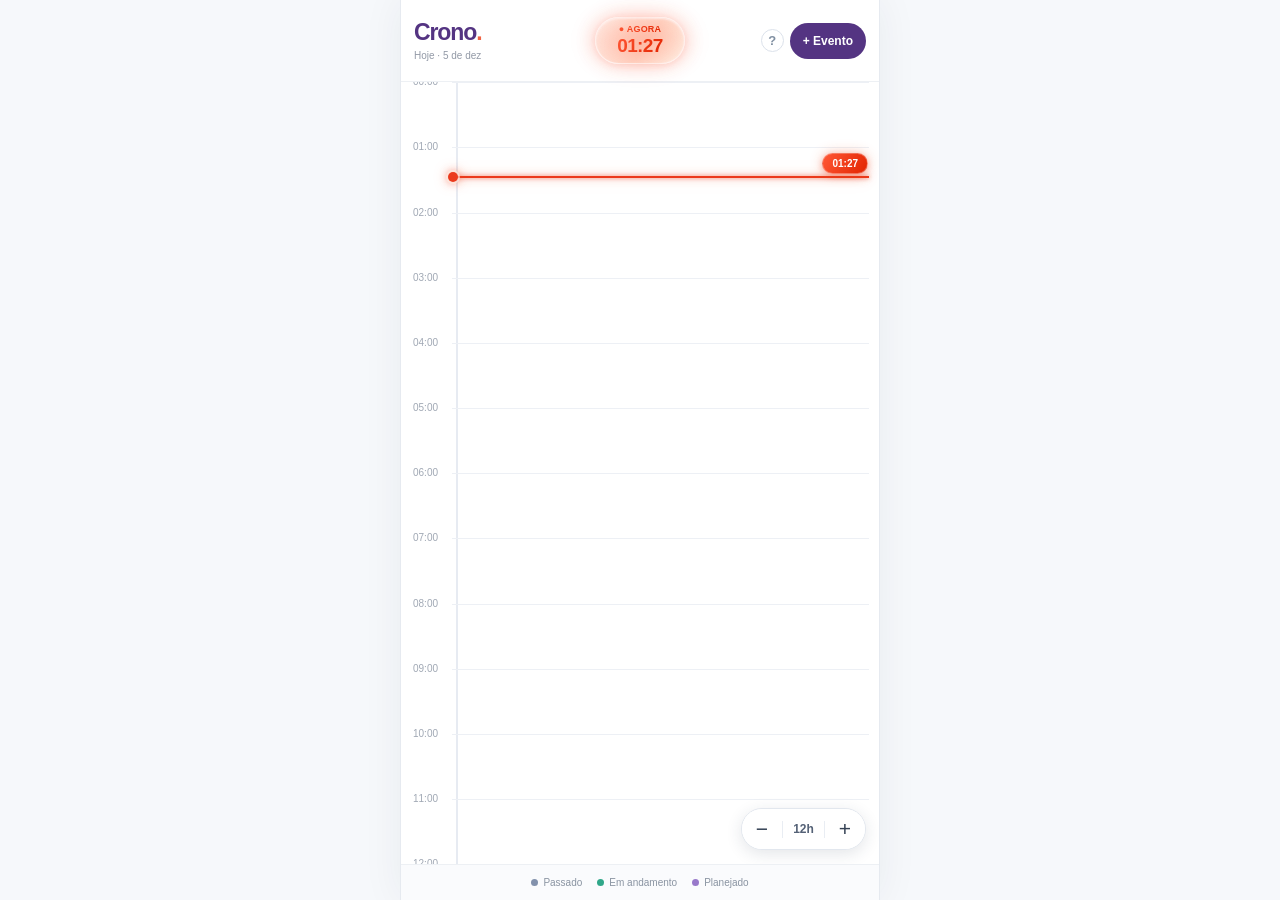
<file: index.html>
<!doctype html>
<html lang="pt-BR">
<head>
<meta charset="utf-8">
<meta name="viewport" content="width=device-width, initial-scale=1, viewport-fit=cover">
<meta name="theme-color" content="#ffffff">
<meta name="apple-mobile-web-app-capable" content="yes">
<meta name="apple-mobile-web-app-status-bar-style" content="default">
<meta name="apple-mobile-web-app-title" content="Crono">
<meta name="description" content="Registre e planeje seu dia em uma linha do tempo simples.">
<link rel="manifest" href="./manifest.webmanifest?v=3">
<link rel="icon" href="./icons/favicon-32.png" type="image/png">
<link rel="apple-touch-icon" href="./icons/apple-touch-icon-180.png">
<link rel="stylesheet" href="./styles.css?v=3.5.4">
<title>Crono</title>
<script src="./app.js?v=3.5.4" defer></script>
</head>
<body>
<main id="crono" class="app" aria-label="Crono">
  <header class="header">
    <div class="brand-area">
      <h1 class="brand">Crono<span>.</span></h1>
      <div class="date" id="date">Hoje</div>
    </div>
    <button class="clock" id="nowbtn" aria-label="Voltar ao horário atual">
      <small>● AGORA</small>
      <strong id="clock">--:--</strong>
    </button>
    <div class="right">
      <button class="help-button" id="help" aria-label="Como usar">?</button>
      <button class="add" id="add">+ Evento</button>
    </div>
  </header>
  <section class="timeline-wrap" aria-label="Linha do tempo do dia">
    <div class="view" id="view">
      <div class="canvas" id="canvas">
        <div class="axis" aria-hidden="true"></div>
        <div id="hours" aria-hidden="true"></div>
        <div id="events"></div>
        <div class="now-line" id="nowline" aria-hidden="true"><span id="nowlabel"></span></div>
      </div>
    </div>
    <div class="edge-glow top" id="glow-top" aria-hidden="true"></div>
    <div class="edge-glow bottom" id="glow-bottom" aria-hidden="true"></div>
    <div class="zoom" role="group" aria-label="Zoom temporal">
      <button id="minus" aria-label="Diminuir zoom">−</button>
      <div class="separator"></div>
      <span id="zoomval" aria-live="polite">12h</span>
      <div class="separator"></div>
      <button id="plus" aria-label="Aumentar zoom">+</button>
    </div>
  </section>
  <footer class="legend" aria-label="Legenda de cores">
    <span><i class="past-dot"></i>Passado</span>
    <span><i class="live-dot"></i>Em andamento</span>
    <span><i class="future-dot"></i>Planejado</span>
  </footer>
  <div id="modal"></div>
  <div class="toast" id="toast" role="status" aria-live="polite" hidden></div>
</main>
</body>
</html>
</file>
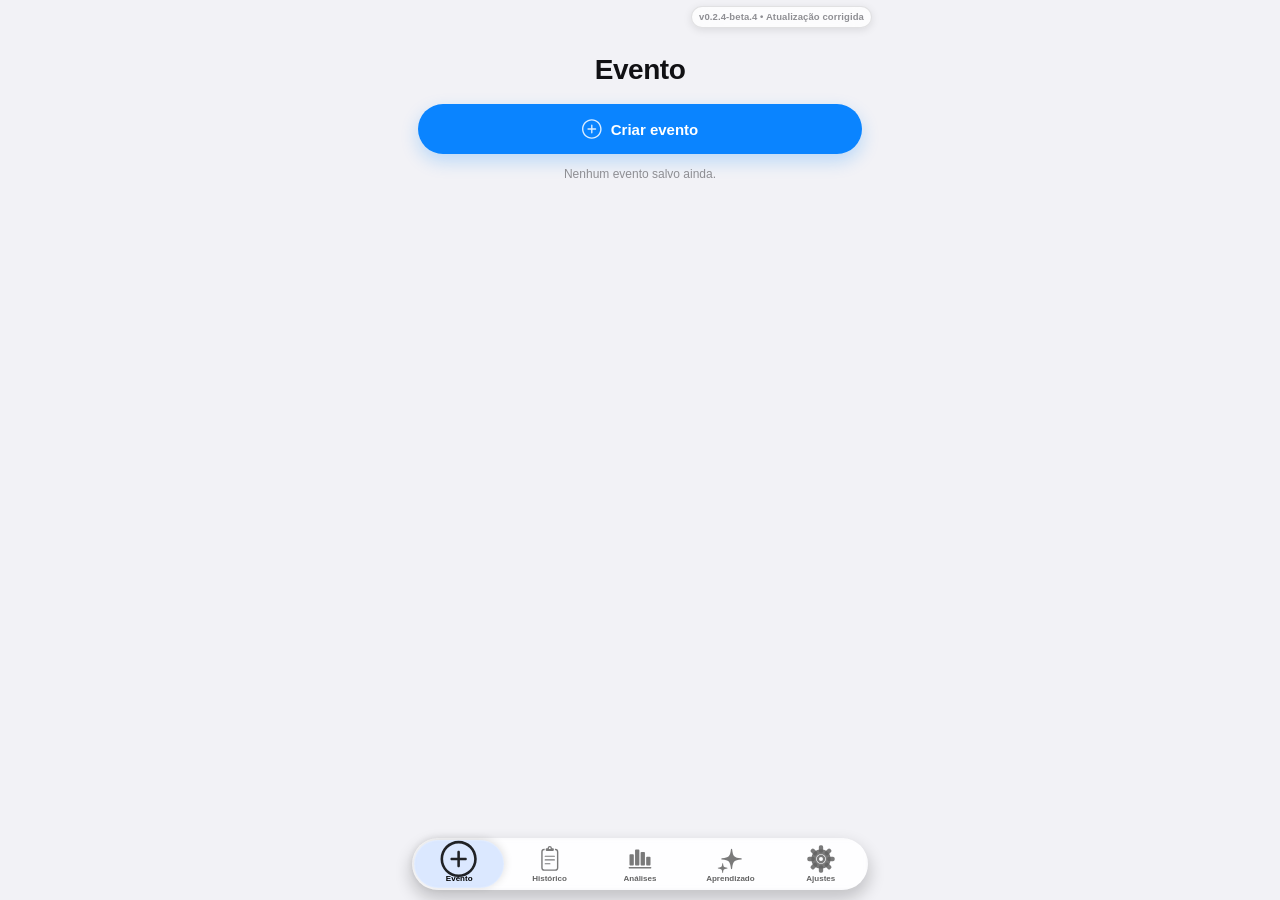
<file: beta/index.html>
<!doctype html>
<html lang="pt-BR" data-theme="system" data-visual-style="optimized">
<head>
  <meta charset="utf-8">
  <meta name="viewport" content="width=device-width,initial-scale=1,viewport-fit=cover">
  <meta name="theme-color" content="#000000">
  <meta http-equiv="Cache-Control" content="no-cache, no-store, must-revalidate">
  <meta http-equiv="Pragma" content="no-cache">
  <meta http-equiv="Expires" content="0">
  <meta name="apple-mobile-web-app-capable" content="yes">
  <meta name="apple-mobile-web-app-status-bar-style" content="black-translucent">
  <meta name="apple-mobile-web-app-title" content="Crono Beta">
  <meta name="application-name" content="Crono Beta">
  <meta name="mobile-web-app-capable" content="yes">
  <meta name="msapplication-TileColor" content="#1677f2">
  <meta name="msapplication-TileImage" content="../icons/icon-192.png?v=0.2.4-beta.2">
  <meta name="msapplication-config" content="../browserconfig.xml?v=0.2.4-beta.2">
  <meta property="og:title" content="Crono Beta">
  <meta property="og:type" content="website">
  <meta property="og:url" content="https://viniciusnevesdev.github.io/crono-app/beta/">
  <meta property="og:image" content="https://viniciusnevesdev.github.io/crono-app/icons/icon-512.jpg?v=0.2.4-beta.2">
  <meta property="og:image:type" content="image/jpeg">
  <meta property="og:image:width" content="512">
  <meta property="og:image:height" content="512">
  <meta name="twitter:card" content="summary">
  <meta name="twitter:image" content="https://viniciusnevesdev.github.io/crono-app/icons/icon-512.jpg?v=0.2.4-beta.2">
  <link rel="icon" href="../favicon.ico?v=0.2.4-beta.2" sizes="any">
  <link rel="icon" type="image/png" sizes="32x32" href="../icons/favicon-32.png?v=0.2.4-beta.2">
  <link rel="icon" type="image/png" sizes="192x192" href="../icons/icon-192.png?v=0.2.4-beta.2">
  <link rel="shortcut icon" href="../favicon.ico?v=0.2.4-beta.2">
  <link rel="apple-touch-icon" sizes="180x180" href="../icons/apple-touch-icon-180.png?v=0.2.4-beta.2">
  <link rel="apple-touch-icon-precomposed" href="../apple-touch-icon.png?v=0.2.4-beta.2">
  <link rel="image_src" href="../icons/icon-512.jpg?v=0.2.4-beta.2">
  <title>Crono Beta</title>
  <link rel="manifest" href="./manifest.webmanifest?v=0.2.4-beta.2">
  <link rel="stylesheet" href="./styles.css?v=beta-003">
</head>
<body>
  <div class="version-badge" id="versionBadge" aria-label="Versão do aplicativo">v0.2.4-beta.4 • Atualização corrigida</div>

  <div class="app-shell">
    <main class="content" id="content">
      <section class="view active event-view" data-view="event" aria-label="Adicionar evento">
        <div class="event-page">
          <header class="event-header">
            <h1>Evento</h1>
          </header>

          <button class="primary-action event-create-button" id="createEventButton" type="button">
            <span class="action-icon" aria-hidden="true"><svg xmlns="http://www.w3.org/2000/svg" xmlns:xlink="http://www.w3.org/1999/xlink" version="1.1" viewBox="0 0 20.7578 20.3672" width="24" height="24" aria-hidden="true">
              <g>
                <rect height="20.3672" opacity="0" width="20.7578" x="0" y="0"/>
                <path d="M10.1719 20.3516C15.7891 20.3516 20.3516 15.7969 20.3516 10.1797C20.3516 4.5625 15.7891 0 10.1719 0C4.55469 0 0 4.5625 0 10.1797C0 15.7969 4.55469 20.3516 10.1719 20.3516ZM10.1719 18.8984C5.35156 18.8984 1.45312 15 1.45312 10.1797C1.45312 5.35938 5.35156 1.46094 10.1719 1.46094C14.9922 1.46094 18.8906 5.35938 18.8906 10.1797C18.8906 15 14.9922 18.8984 10.1719 18.8984Z" fill="currentColor" fill-opacity="0.85"/>
                <path d="M10.8828 14.0469L10.8828 6.28906C10.8828 5.85156 10.5859 5.54688 10.1562 5.54688C9.74219 5.54688 9.44531 5.85156 9.44531 6.28906L9.44531 14.0469C9.44531 14.4766 9.74219 14.7812 10.1562 14.7812C10.5859 14.7812 10.8828 14.4844 10.8828 14.0469ZM6.28906 10.8828L14.0469 10.8828C14.4766 10.8828 14.7812 10.5938 14.7812 10.1797C14.7812 9.74219 14.4844 9.44531 14.0469 9.44531L6.28906 9.44531C5.85156 9.44531 5.55469 9.74219 5.55469 10.1797C5.55469 10.5938 5.85156 10.8828 6.28906 10.8828Z" fill="currentColor" fill-opacity="0.85"/>
              </g>
            </svg></span>
            <span>Criar evento</span>
          </button>

          <div class="event-summary" id="eventSummary" aria-live="polite"></div>
        </div>
      </section>
      <section class="view history-view" data-view="history" aria-label="Histórico">
        <div class="history-page">
          <header class="history-header">
            <h1>Cronologia</h1>
            <div class="history-day-label" id="historyDayLabel">Hoje</div>
          </header>

          <article class="chrono-card" id="chronoCard" aria-label="Cronologia">
            <div class="chrono-empty" id="chronoEmpty">
              <strong>Nenhum registro ainda</strong>
              <span>Os eventos que você criar aparecerão aqui.</span>
            </div>
          </article>
        </div>
      </section>
      <section class="view" data-view="analysis" aria-label="Análises"></section>
      <section class="view" data-view="learning" aria-label="Aprendizado"></section>

      <section class="view settings-view" data-view="settings" aria-label="Ajustes">
        <div class="settings-content">
          <section class="settings-section">
            <h2 class="section-label">Tema</h2>
            <div class="settings-card theme-mode-card">
              <div class="theme-mode-segment" role="group" aria-label="Tema">
                <button type="button" data-theme-choice="light">
                  <svg viewBox="0 0 24 24" aria-hidden="true" fill="none" stroke="currentColor" stroke-width="2" stroke-linecap="round" stroke-linejoin="round"><circle cx="12" cy="12" r="6.7"/></svg>
                  <span>Claro</span>
                </button>
                <button type="button" data-theme-choice="system">
                  <svg viewBox="0 0 24 24" aria-hidden="true" fill="none" stroke="currentColor" stroke-width="2" stroke-linecap="round" stroke-linejoin="round">
                    <circle cx="12" cy="12" r="6.7"/>
                    <path d="M16.8 7.2 7.2 16.8"/>
                    <path class="theme-system-fill" d="M16.8 7.2A6.8 6.8 0 0 1 7.2 16.8Z" fill="currentColor" stroke="none"/>
                  </svg>
                  <span>Sistema</span>
                </button>
                <button type="button" data-theme-choice="dark">
                  <svg viewBox="0 0 24 24" aria-hidden="true" fill="none"><circle class="theme-dark-fill" cx="12" cy="12" r="6.7" fill="currentColor" stroke="none"/></svg>
                  <span>Escuro</span>
                </button>
              </div>
            </div>
          </section>

          <section class="settings-section">
            <h2 class="section-label">Estilo visual</h2>
            <div class="settings-card visual-style-card compact">
              <div class="visual-style-picker" role="group" aria-label="Estilo visual">
                <button type="button" class="visual-style-option" data-visual-style-mode="optimized">
                  <svg xmlns="http://www.w3.org/2000/svg" xmlns:xlink="http://www.w3.org/1999/xlink" version="1.1" viewBox="0 0 20.7578 20.3672" width="24" height="24" aria-hidden="true">
                    <g>
                      <rect height="20.3672" opacity="0" width="20.7578" x="0" y="0"/>
                      <path d="M20.3516 10.1797C20.3516 15.7812 15.7812 20.3516 10.1719 20.3516C4.57031 20.3516 0 15.7812 0 10.1797C0 4.57031 4.57031 0 10.1719 0C15.7812 0 20.3516 4.57031 20.3516 10.1797ZM6.16406 10.1562C6.16406 12.3672 7.96094 14.1641 10.1719 14.1641C12.3906 14.1641 14.1797 12.3672 14.1797 10.1562C14.1797 7.9375 12.3906 6.14844 10.1719 6.14844C7.96094 6.14844 6.16406 7.9375 6.16406 10.1562Z" fill="currentColor" fill-opacity="0.85"/>
                    </g>
                  </svg>
                  <strong>Otimizado</strong>
                </button>
                <button type="button" class="visual-style-option" data-visual-style-mode="ultra">
                  <svg xmlns="http://www.w3.org/2000/svg" xmlns:xlink="http://www.w3.org/1999/xlink" version="1.1" viewBox="0 0 21.7734 24.9609" width="24" height="24" aria-hidden="true">
                    <g>
                      <rect height="24.9609" opacity="0" width="21.7734" x="0" y="0"/>
                      <path d="M4.36719 16.25C4.17969 16.25 4.04688 16.3672 4.02344 16.5625C3.61719 19.6875 3.51562 19.7188 0.34375 20.2578C0.125 20.2891 0 20.4062 0 20.6016C0 20.7969 0.125 20.9062 0.304688 20.9375C3.5 21.5547 3.61719 21.5234 4.02344 24.625C4.04688 24.8359 4.17969 24.9609 4.36719 24.9609C4.54688 24.9609 4.6875 24.8359 4.71094 24.6328C5.13281 21.4844 5.21875 21.4375 8.42188 20.9375C8.60156 20.9141 8.72656 20.7969 8.72656 20.6016C8.72656 20.4141 8.60156 20.2891 8.42188 20.2578C5.21875 19.6406 5.14062 19.6719 4.71094 16.5469C4.6875 16.3672 4.54688 16.25 4.36719 16.25Z" fill="currentColor" fill-opacity="0.85"/>
                      <path d="M12.2578 3.29688C11.9766 3.29688 11.7734 3.49219 11.7422 3.77344C10.8828 10.3359 10.0703 11.0547 3.64062 11.8828C3.35156 11.9141 3.14844 12.125 3.14844 12.3984C3.14844 12.6797 3.35156 12.8906 3.64062 12.9219C10.0938 13.5859 10.9531 14.4609 11.7422 21.0234C11.7734 21.3047 11.9766 21.5078 12.2578 21.5078C12.5312 21.5078 12.7422 21.3047 12.7812 21.0234C13.5781 14.4609 14.4297 13.5859 20.875 12.9219C21.1719 12.8906 21.3672 12.6797 21.3672 12.3984C21.3672 12.125 21.1719 11.9141 20.875 11.8828C14.4297 11.2109 13.5781 10.3359 12.7812 3.77344C12.7422 3.49219 12.5312 3.29688 12.2578 3.29688Z" fill="currentColor" fill-opacity="0.85"/>
                    </g>
                  </svg>
                  <strong>Ultra</strong>
                </button>
              </div>
            </div>
          </section>

          <section class="settings-section backup-section">
            <h2 class="section-label">Backup</h2>
            <div class="backup-actions">
              <button class="backup-button" id="exportBackupButton" type="button">
                <span class="backup-icon" aria-hidden="true">
                  <svg xmlns="http://www.w3.org/2000/svg" xmlns:xlink="http://www.w3.org/1999/xlink" version="1.1" viewBox="0 0 18.0781 23.3828" width="24" height="24">
                    <g>
                      <rect height="23.3828" opacity="0" width="18.0781" x="0" y="0"/>
                      <path d="M5.40625 4.53906C5.04688 4.53906 4.78906 4.28125 4.78906 3.92969C4.78906 3.75 4.85938 3.60938 4.99219 3.47656L8.33594 0.226562C8.50781 0.0546875 8.66406 0 8.83594 0C9.00781 0 9.16406 0.0546875 9.33594 0.226562L12.6797 3.47656C12.8047 3.60938 12.8828 3.75 12.8828 3.92969C12.8828 4.28125 12.6094 4.53906 12.25 4.53906C12.0859 4.53906 11.9062 4.46875 11.7812 4.32812L10.0859 2.54688L8.83594 1.22656L7.58594 2.54688L5.88281 4.32812C5.75781 4.46875 5.57031 4.53906 5.40625 4.53906ZM8.83594 14.5391C8.46875 14.5391 8.14844 14.2344 8.14844 13.8672L8.14844 3.38281L8.25 0.890625C8.26562 0.570312 8.51562 0.304688 8.83594 0.304688C9.15625 0.304688 9.40625 0.570312 9.42188 0.890625L9.52344 3.38281L9.52344 13.8672C9.52344 14.2344 9.20312 14.5391 8.83594 14.5391ZM4.16406 22.3438L13.5078 22.3438C16.1875 22.3438 17.6719 20.8516 17.6719 18.1797L17.6719 10.4688C17.6719 7.79688 16.1875 6.30469 13.5078 6.30469L4.16406 6.30469C1.48438 6.30469 0 7.79688 0 10.4688L0 18.1797C0 20.8516 1.48438 22.3438 4.16406 22.3438Z" fill="currentColor" fill-opacity="0.85"/>
                    </g>
                  </svg>
                </span>
                <span>Exportar backup</span>
              </button>
              <button class="backup-button" id="importBackupButton" type="button">
                <span class="backup-icon" aria-hidden="true">
                  <svg xmlns="http://www.w3.org/2000/svg" xmlns:xlink="http://www.w3.org/1999/xlink" version="1.1" viewBox="0 0 18.0781 21.3047" width="24" height="24">
                    <g>
                      <rect height="21.3047" opacity="0" width="18.0781" x="0" y="0"/>
                      <path d="M4.16406 21.3047L13.5078 21.3047C16.1875 21.3047 17.6719 19.8125 17.6719 17.1406L17.6719 9.42969C17.6719 6.75781 16.1875 5.26562 13.5078 5.26562L4.16406 5.26562C1.48438 5.26562 0 6.75781 0 9.42969L0 17.1406C0 19.8125 1.48438 21.3047 4.16406 21.3047ZM8.84375 0.101562C9.21094 0.101562 9.52344 0.40625 9.52344 0.773438L9.52344 11.2578L9.47656 12.7344L10.0859 12.0938L11.7891 10.3125C11.9141 10.1719 12.0938 10.1016 12.2578 10.1016C12.6094 10.1016 12.8828 10.3594 12.8828 10.7109C12.8828 10.8984 12.8125 11.0312 12.6797 11.1641L9.33594 14.4219C9.16406 14.5859 9.01562 14.6484 8.84375 14.6484C8.66406 14.6484 8.51562 14.5859 8.34375 14.4219L5 11.1641C4.86719 11.0312 4.78906 10.8984 4.78906 10.7109C4.78906 10.3594 5.05469 10.1016 5.41406 10.1016C5.57812 10.1016 5.76562 10.1719 5.89062 10.3125L7.58594 12.0938L8.21094 12.7422L8.15625 11.2578L8.15625 0.773438C8.15625 0.40625 8.46875 0.101562 8.84375 0.101562Z" fill="currentColor" fill-opacity="0.85"/>
                    </g>
                  </svg>
                </span>
                <span>Importar backup</span>
              </button>
              <input id="backupFileInput" type="file" accept="application/json,.json" hidden>
            </div>
          </section>
        </div>
      </section>
    </main>

    <div class="event-sheet-wrap" id="eventSheet" hidden>
      <div class="event-sheet-backdrop" data-close-event-sheet></div>
      <section class="event-sheet" role="dialog" aria-modal="true" aria-labelledby="eventSheetTitle">
        <div class="event-sheet-head">
          <button class="sheet-text-button" type="button" data-close-event-sheet>Cancelar</button>
          <h2 id="eventSheetTitle">Novo evento</h2>
          <button class="sheet-text-button save" id="saveEventButton" type="button">Salvar</button>
        </div>

        <div class="event-form">
          <label>
            <span>Evento</span>
            <input id="eventTitleInput" type="text" maxlength="120" placeholder="O que aconteceu?" autocomplete="off">
          </label>

          <label>
            <span>Data e hora</span>
            <input id="eventDateTimeInput" type="datetime-local">
          </label>

          <label>
            <span>Nota <small>opcional</small></span>
            <textarea id="eventNotesInput" rows="3" maxlength="1000" placeholder="Algum detalhe?"></textarea>
          </label>
        </div>
      </section>
    </div>

    <div class="app-toast" id="appToast" role="status" aria-live="polite"></div>

    <nav class="tab-bar" aria-label="Navegação principal">
      <span class="tab-bubble" aria-hidden="true"></span>

      <button class="tab-item selected" type="button" data-tab="event">
        <span>
          <svg class="svg-icon" xmlns="http://www.w3.org/2000/svg" xmlns:xlink="http://www.w3.org/1999/xlink" version="1.1" viewBox="0 0 20.7578 20.3672" width="24" height="24" aria-hidden="true">
            <g>
              <rect height="20.3672" opacity="0" width="20.7578" x="0" y="0"/>
              <path d="M10.1719 20.3516C15.7891 20.3516 20.3516 15.7969 20.3516 10.1797C20.3516 4.5625 15.7891 0 10.1719 0C4.55469 0 0 4.5625 0 10.1797C0 15.7969 4.55469 20.3516 10.1719 20.3516ZM10.1719 18.8984C5.35156 18.8984 1.45312 15 1.45312 10.1797C1.45312 5.35938 5.35156 1.46094 10.1719 1.46094C14.9922 1.46094 18.8906 5.35938 18.8906 10.1797C18.8906 15 14.9922 18.8984 10.1719 18.8984Z" fill="currentColor" fill-opacity="0.85"/>
              <path d="M10.8828 14.0469L10.8828 6.28906C10.8828 5.85156 10.5859 5.54688 10.1562 5.54688C9.74219 5.54688 9.44531 5.85156 9.44531 6.28906L9.44531 14.0469C9.44531 14.4766 9.74219 14.7812 10.1562 14.7812C10.5859 14.7812 10.8828 14.4844 10.8828 14.0469ZM6.28906 10.8828L14.0469 10.8828C14.4766 10.8828 14.7812 10.5938 14.7812 10.1797C14.7812 9.74219 14.4844 9.44531 14.0469 9.44531L6.28906 9.44531C5.85156 9.44531 5.55469 9.74219 5.55469 10.1797C5.55469 10.5938 5.85156 10.8828 6.28906 10.8828Z" fill="currentColor" fill-opacity="0.85"/>
            </g>
          </svg>
        </span><small>Evento</small>
      </button>

      <button class="tab-item" type="button" data-tab="history">
        <span data-icon="history"></span><small>Histórico</small>
      </button>

      <button class="tab-item" type="button" data-tab="analysis">
        <span data-icon="chart"></span><small>Análises</small>
      </button>

      <button class="tab-item" type="button" data-tab="learning">
        <span data-icon="spark"></span><small>Aprendizado</small>
      </button>

      <button class="tab-item" type="button" data-tab="settings">
        <span data-icon="settings"></span><small>Ajustes</small>
      </button>
    </nav>
  </div>

  <script src="./version.js?v=0.2.4-beta.4"></script>
  <script src="./navicons.js?v=beta-001"></script>
  <script src="./app.js?v=beta-005"></script>
</body>
</html>
</file>
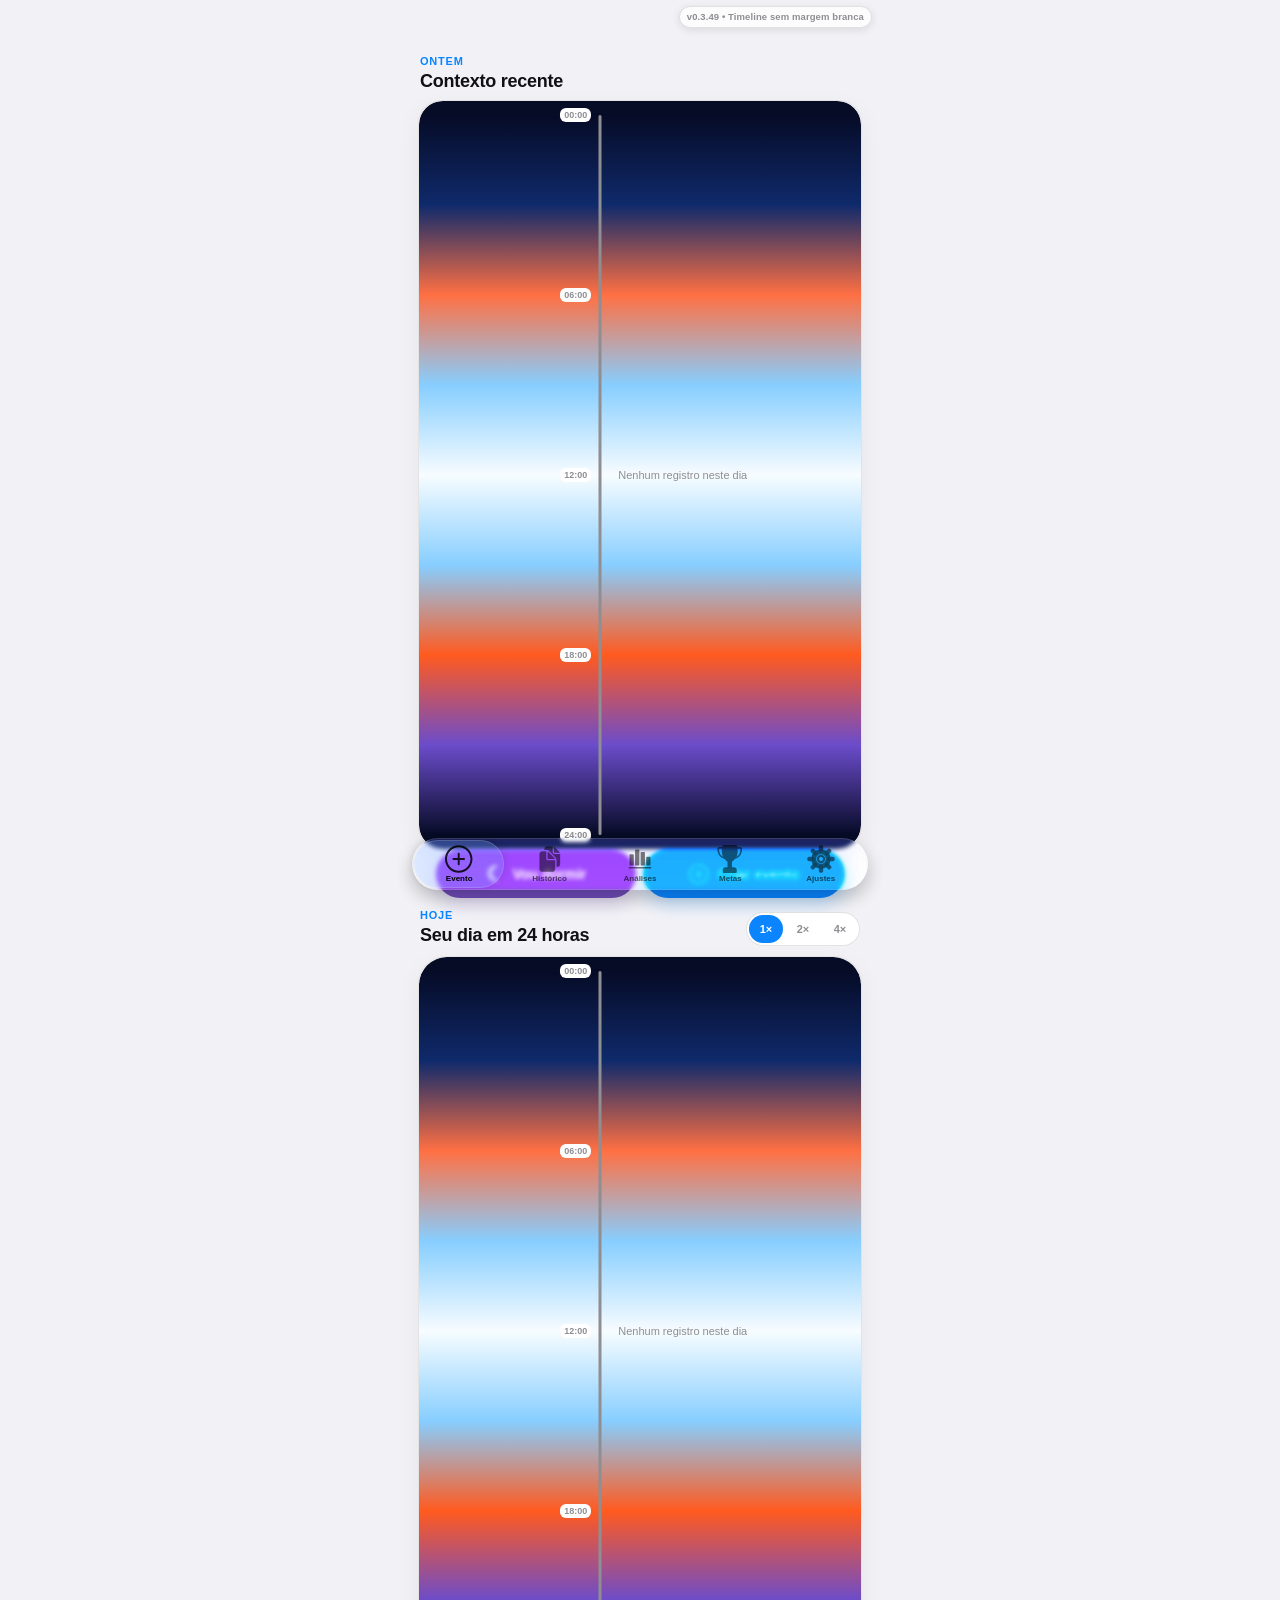
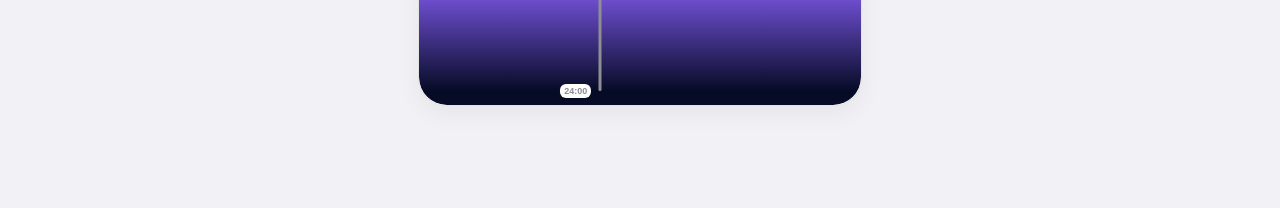
<file: arquivo/crono-original-v0.2.4/index.html>
<!doctype html>
<html lang="pt-BR" data-theme="system" data-visual-style="optimized">
<head>
  <meta charset="utf-8">
  <meta name="viewport" content="width=device-width,initial-scale=1,maximum-scale=1,user-scalable=no,viewport-fit=cover">
  <meta name="theme-color" content="#000000">
  <meta http-equiv="Cache-Control" content="no-cache, no-store, must-revalidate">
  <meta http-equiv="Pragma" content="no-cache">
  <meta http-equiv="Expires" content="0">
  <meta name="apple-mobile-web-app-capable" content="yes">
  <meta name="apple-mobile-web-app-status-bar-style" content="black-translucent">
  <meta name="apple-mobile-web-app-title" content="Crono">
  <meta name="application-name" content="Crono">
  <meta name="mobile-web-app-capable" content="yes">
  <meta name="msapplication-TileColor" content="#1677f2">
  <meta name="msapplication-TileImage" content="./icons/icon-192.png?v=0.2.4">
  <meta name="msapplication-config" content="./browserconfig.xml?v=0.2.4">
  <meta property="og:title" content="Crono">
  <meta property="og:type" content="website">
  <meta property="og:url" content="https://viniciusnevesdev.github.io/crono-app/">
  <meta property="og:image" content="https://viniciusnevesdev.github.io/crono-app/icons/icon-512.jpg?v=0.2.4">
  <meta property="og:image:type" content="image/jpeg">
  <meta property="og:image:width" content="512">
  <meta property="og:image:height" content="512">
  <meta name="twitter:card" content="summary">
  <meta name="twitter:image" content="https://viniciusnevesdev.github.io/crono-app/icons/icon-512.jpg?v=0.2.4">
  <link rel="icon" href="./favicon.ico?v=0.2.4" sizes="any">
  <link rel="icon" type="image/png" sizes="32x32" href="./icons/favicon-32.png?v=0.2.4">
  <link rel="icon" type="image/png" sizes="192x192" href="./icons/icon-192.png?v=0.2.4">
  <link rel="shortcut icon" href="./favicon.ico?v=0.2.4">
  <link rel="apple-touch-icon" sizes="180x180" href="./icons/apple-touch-icon-180.png?v=0.2.4">
  <link rel="apple-touch-icon-precomposed" href="./apple-touch-icon.png?v=0.2.4">
  <link rel="image_src" href="./icons/icon-512.jpg?v=0.2.4">
  <title>Crono</title>
  <link rel="manifest" href="./manifest.webmanifest?v=0.3.0">
  <link rel="stylesheet" href="./styles.css?v=20261006-25">
</head>
<body>
  <div class="version-badge" id="versionBadge" aria-label="Versão do aplicativo">v0.2.4 • Ícone do app</div>

  <div class="app-shell">
    <main class="content" id="content">
      <section class="view active event-view" data-view="event" aria-label="Adicionar evento">
        <div class="event-page">
          <header class="event-header" hidden>
            <h1>Evento</h1>
          </header>

          <div class="quick-action-row" aria-label="Ações rápidas" hidden>
            <div class="quick-actions">
            <button class="sleep-action sleep-start-action" id="sleepStartButton" type="button">
              <span class="sleep-action-icon" aria-hidden="true">☾</span>
              <span>Vou dormir</span>
            </button>
            <button class="sleep-action sleep-end-action" id="sleepEndButton" type="button" hidden>
              <span class="sleep-action-icon" aria-hidden="true"><svg xmlns="http://www.w3.org/2000/svg" viewBox="0 0 26.2422 17.8828" width="24" height="24"><g><rect height="17.8828" opacity="0" width="26.2422" x="0" y="0"/><path d="M18.3125 11.6172C18.3125 8.66406 15.875 6.21094 12.9219 6.21094C9.96094 6.21094 7.52344 8.66406 7.52344 11.6172C7.52344 12.4141 7.71094 13.1719 8.04688 13.8438L17.7891 13.8438C18.125 13.1719 18.3125 12.4141 18.3125 11.6172ZM2.03906 12.0703L4.8125 12.0703C5.25 12.0703 5.57812 11.7578 5.57031 11.375C5.5625 10.9922 5.25 10.6797 4.8125 10.6797L2.03906 10.6797C1.60938 10.6797 1.28906 10.9922 1.28906 11.375C1.28906 11.7578 1.60938 12.0703 2.03906 12.0703ZM6.6875 6.39062C7 6.69531 7.45312 6.70312 7.71875 6.42969C7.98438 6.15625 7.98438 5.71094 7.67969 5.39844L5.71875 3.44531C5.40625 3.125 4.96094 3.14062 4.69531 3.40625C4.42188 3.67188 4.41406 4.11719 4.73438 4.42969ZM18.1172 6.42969C18.3906 6.69531 18.8438 6.69531 19.1484 6.39062L21.1094 4.42969C21.4219 4.11719 21.4062 3.67969 21.1406 3.40625C20.8828 3.13281 20.4375 3.125 20.1172 3.44531L18.1562 5.39844C17.8516 5.71094 17.8438 6.16406 18.1172 6.42969ZM21.0234 12.0703L23.7969 12.0703C24.2344 12.0703 24.5469 11.7578 24.5469 11.375C24.5469 10.9922 24.2344 10.6797 23.7969 10.6797L21.0234 10.6797C20.5938 10.6797 20.2578 10.9922 20.2656 11.375C20.2734 11.7578 20.5938 12.0703 21.0234 12.0703ZM12.9219 4.28125C13.2969 4.27344 13.6172 3.95312 13.6172 3.52344L13.6172 0.75C13.6172 0.3125 13.2969 0 12.9219 0C12.5391 0 12.2266 0.3125 12.2266 0.75L12.2266 3.52344C12.2266 3.95312 12.5391 4.28906 12.9219 4.28125Z" fill="currentColor" fill-opacity="0.85"/><path d="M0.75 16.3125L25.0859 16.3125C25.4922 16.3125 25.8359 16 25.8359 15.625C25.8359 15.2422 25.4922 14.9375 25.0859 14.9375L0.75 14.9375C0.34375 14.9375 0 15.2422 0 15.625C0 16 0.34375 16.3125 0.75 16.3125Z" fill="currentColor" fill-opacity="0.85"/></g></svg></span>
              <span>Acordei</span>
            </button>
            </div>

            <button class="primary-action event-create-button" id="createEventButton" type="button">
            <span class="action-icon" aria-hidden="true"><svg xmlns="http://www.w3.org/2000/svg" xmlns:xlink="http://www.w3.org/1999/xlink" version="1.1" viewBox="0 0 20.7578 20.3672" width="24" height="24" aria-hidden="true">
              <g>
                <rect height="20.3672" opacity="0" width="20.7578" x="0" y="0"/>
                <path d="M10.1719 20.3516C15.7891 20.3516 20.3516 15.7969 20.3516 10.1797C20.3516 4.5625 15.7891 0 10.1719 0C4.55469 0 0 4.5625 0 10.1797C0 15.7969 4.55469 20.3516 10.1719 20.3516ZM10.1719 18.8984C5.35156 18.8984 1.45312 15 1.45312 10.1797C1.45312 5.35938 5.35156 1.46094 10.1719 1.46094C14.9922 1.46094 18.8906 5.35938 18.8906 10.1797C18.8906 15 14.9922 18.8984 10.1719 18.8984Z" fill="currentColor" fill-opacity="0.85"/>
                <path d="M10.8828 14.0469L10.8828 6.28906C10.8828 5.85156 10.5859 5.54688 10.1562 5.54688C9.74219 5.54688 9.44531 5.85156 9.44531 6.28906L9.44531 14.0469C9.44531 14.4766 9.74219 14.7812 10.1562 14.7812C10.5859 14.7812 10.8828 14.4844 10.8828 14.0469ZM6.28906 10.8828L14.0469 10.8828C14.4766 10.8828 14.7812 10.5938 14.7812 10.1797C14.7812 9.74219 14.4844 9.44531 14.0469 9.44531L6.28906 9.44531C5.85156 9.44531 5.55469 9.74219 5.55469 10.1797C5.55469 10.5938 5.85156 10.8828 6.28906 10.8828Z" fill="currentColor" fill-opacity="0.85"/>
              </g>
            </svg></span>
            <span>Criar evento</span>
            </button>
          </div>

          <section class="today-section" aria-labelledby="todayHeading" hidden>
            <div class="day-section-heading">
              <div>
                <p class="day-eyebrow">Hoje</p>
                <h2 id="todayHeading">Seu dia em 24 horas</h2>
              </div>
              <div class="timeline-zoom" role="group" aria-label="Zoom da linha do tempo de hoje">
                <button type="button" data-timeline-zoom="1" class="selected">1×</button>
                <button type="button" data-timeline-zoom="2">2×</button>
                <button type="button" data-timeline-zoom="4">4×</button>
              </div>
            </div>
            <div id="todayTimeline"></div>
          </section>

          <section class="yesterday-section" id="yesterdaySection" aria-labelledby="yesterdayHeading">
            <div class="day-section-heading compact">
              <div>
                <p class="day-eyebrow">Ontem</p>
                <h2 id="yesterdayHeading">Contexto recente</h2>
              </div>
            </div>
            <div id="yesterdayTimeline"></div>
          </section>
        </div>
      </section>
      <section class="view history-view" data-view="history" aria-label="Histórico">
        <div class="history-page">
          <header class="history-header">
            <div>
              <p class="day-eyebrow">Histórico</p>
              <h1>Todos os dias</h1>
            </div>
            <div class="history-day-label" id="historyCount"></div>
          </header>
          <div class="history-list" id="historyList"></div>
        </div>
      </section>
      <section class="view" data-view="analysis" aria-label="Análises"></section>
      <section class="view goals-view" data-view="goals" aria-label="Metas">
        <div class="goals-page" id="goalsHome">
          <header class="goals-header">
            <h1>Metas</h1>
          </header>
          <button class="goals-category-button" id="procrastinatedButton" type="button">
            <span class="goals-category-copy"><strong>Procrastinadas</strong></span>
            <span class="goals-category-chevron" aria-hidden="true"><svg xmlns="http://www.w3.org/2000/svg" viewBox="0 0 11.7812 17.0547" width="24" height="24"><path d="M11.7812 8.52344C11.7812 8.29688 11.6953 8.10938 11.5312 7.95312L3.5 0.226562C3.35156 0.078125 3.16406 0 2.94531 0C2.50781 0 2.16406 0.328125 2.16406 0.773438C2.16406 0.984375 2.25 1.17969 2.39062 1.32031L9.875 8.52344L2.39062 15.7188C2.25 15.8594 2.16406 16.0469 2.16406 16.2656C2.16406 16.7109 2.50781 17.0469 2.94531 17.0469C3.16406 17.0469 3.35156 16.9609 3.5 16.8203L11.5312 9.09375C11.6953 8.92969 11.7812 8.74219 11.7812 8.52344Z" fill="currentColor" fill-opacity="0.85"/></svg></span>
          </button>
          <div class="goals-grid" id="goalsGrid" aria-label="Metas salvas"></div>
          <div class="goal-modal-wrap" id="goalModal" hidden>
            <div class="goal-modal-backdrop" data-close-goal-modal></div>
            <section class="goal-modal" role="dialog" aria-modal="true" aria-labelledby="goalModalTitle">
              <header class="goal-modal-header">
                <h2 id="goalModalTitle">Adicionar meta</h2>
                <button class="goal-modal-cancel" type="button" data-close-goal-modal>Cancelar</button>
              </header>
              <form class="goals-card-form" id="goalCardForm">
                <input id="goalCardInput" type="text" maxlength="160" placeholder="Qual é a sua meta?" autocomplete="off">
                <button type="submit">Salvar</button>
              </form>
            </section>
          </div>
          <div class="goal-modal-wrap" id="goalDetailsModal" hidden>
            <div class="goal-modal-backdrop" data-close-goal-details></div>
            <section class="goal-modal goal-details-modal" role="dialog" aria-modal="true" aria-labelledby="goalDetailsTitle">
              <header class="goal-modal-header">
                <h2 id="goalDetailsTitle">Meta</h2>
                <button class="goal-modal-cancel" type="button" data-close-goal-details>Fechar</button>
              </header>
              <div id="goalDetailView">
                <p class="goal-detail-text" id="goalDetailText"></p>
                <div class="goal-detail-actions">
                  <button class="goal-detail-edit" id="editGoalButton" type="button">Editar</button>
                  <button class="goal-detail-delete" id="deleteGoalButton" type="button">Apagar</button>
                </div>
              </div>
              <form class="goals-card-form goal-edit-form" id="goalEditForm" hidden>
                <input id="goalEditInput" type="text" maxlength="160" placeholder="Qual é a sua meta?" autocomplete="off">
                <div class="goal-edit-actions">
                  <button type="button" data-cancel-goal-edit>Cancelar</button>
                  <button type="submit">Salvar</button>
                </div>
              </form>
              <div class="goal-edit-warning" id="goalEditWarning" hidden>
                <strong>Salvar alterações?</strong>
                <span>Você está editando esta meta.</span>
                <div class="goal-edit-warning-actions">
                  <button type="button" data-discard-goal-edit>Descartar</button>
                  <button type="button" data-save-goal-edit>Salvar</button>
                </div>
              </div>
            </section>
          </div>
        </div>
        <div class="goals-page procrastinated-page" id="procrastinatedView" hidden>
          <header class="goals-subheader">
            <button class="goals-back-button" id="procrastinatedBackButton" type="button" aria-label="Voltar para Metas">‹</button>
            <h1>Procrastinadas</h1>
          </header>
          <form class="goals-add-form" id="procrastinatedForm">
            <input id="procrastinatedInput" type="text" maxlength="160" placeholder="O que você está adiando?" autocomplete="off">
            <button type="submit">Adicionar</button>
          </form>
          <ul class="goals-item-list" id="procrastinatedList"></ul>
        </div>
      </section>

      <section class="view settings-view" data-view="settings" aria-label="Ajustes">
        <div class="settings-content">
          <section class="settings-section">
            <h2 class="section-label">Plano de fundo da timeline</h2>
            <div class="settings-card timeline-background-card compact">
              <div class="timeline-background-picker" role="group" aria-label="Plano de fundo da timeline">
                <button type="button" class="timeline-background-option" data-timeline-background="plain">
                  <svg viewBox="0 0 24 24" aria-hidden="true" fill="none" stroke="currentColor" stroke-width="1.9" stroke-linecap="round" stroke-linejoin="round"><rect x="3.5" y="5" width="17" height="14" rx="3"/><path d="m5 18 14-12"/></svg>
                  <strong>Desativado</strong>
                </button>
                <button type="button" class="timeline-background-option" data-timeline-background="styled">
                  <svg viewBox="0 0 24 24" aria-hidden="true" fill="none" stroke="currentColor" stroke-width="1.9" stroke-linecap="round" stroke-linejoin="round"><rect x="3.5" y="5" width="17" height="14" rx="3"/><path d="M7 15.5c2.1-3.7 4-1.1 5.8-4.4 1-1.9 2.2-2.4 4.2-3.1"/><path d="m16.7 6.7.5 1.2 1.2.5-1.2.5-.5 1.2-.5-1.2-1.2-.5 1.2-.5z" fill="currentColor" stroke="none"/></svg>
                  <strong>Ativado</strong>
                </button>
              </div>
            </div>
          </section>

          <section class="settings-section">
            <h2 class="section-label">Tema</h2>
            <div class="settings-card theme-mode-card">
              <div class="theme-mode-segment" role="group" aria-label="Tema">
                <button type="button" data-theme-choice="light">
                  <svg viewBox="0 0 24 24" aria-hidden="true" fill="none" stroke="currentColor" stroke-width="2" stroke-linecap="round" stroke-linejoin="round"><circle cx="12" cy="12" r="6.7"/></svg>
                  <span>Claro</span>
                </button>
                <button type="button" data-theme-choice="system">
                  <svg viewBox="0 0 24 24" aria-hidden="true" fill="none" stroke="currentColor" stroke-width="2" stroke-linecap="round" stroke-linejoin="round">
                    <circle cx="12" cy="12" r="6.7"/>
                    <path d="M16.8 7.2 7.2 16.8"/>
                    <path class="theme-system-fill" d="M16.8 7.2A6.8 6.8 0 0 1 7.2 16.8Z" fill="currentColor" stroke="none"/>
                  </svg>
                  <span>Sistema</span>
                </button>
                <button type="button" data-theme-choice="dark">
                  <svg viewBox="0 0 24 24" aria-hidden="true" fill="none"><circle class="theme-dark-fill" cx="12" cy="12" r="6.7" fill="currentColor" stroke="none"/></svg>
                  <span>Escuro</span>
                </button>
              </div>
            </div>
          </section>

          <section class="settings-section">
            <h2 class="section-label">Estilo visual</h2>
            <div class="settings-card visual-style-card compact">
              <div class="visual-style-picker" role="group" aria-label="Estilo visual">
                <button type="button" class="visual-style-option" data-visual-style-mode="optimized">
                  <svg xmlns="http://www.w3.org/2000/svg" xmlns:xlink="http://www.w3.org/1999/xlink" version="1.1" viewBox="0 0 20.7578 20.3672" width="24" height="24" aria-hidden="true">
                    <g>
                      <rect height="20.3672" opacity="0" width="20.7578" x="0" y="0"/>
                      <path d="M20.3516 10.1797C20.3516 15.7812 15.7812 20.3516 10.1719 20.3516C4.57031 20.3516 0 15.7812 0 10.1797C0 4.57031 4.57031 0 10.1719 0C15.7812 0 20.3516 4.57031 20.3516 10.1797ZM6.16406 10.1562C6.16406 12.3672 7.96094 14.1641 10.1719 14.1641C12.3906 14.1641 14.1797 12.3672 14.1797 10.1562C14.1797 7.9375 12.3906 6.14844 10.1719 6.14844C7.96094 6.14844 6.16406 7.9375 6.16406 10.1562Z" fill="currentColor" fill-opacity="0.85"/>
                    </g>
                  </svg>
                  <strong>Otimizado</strong>
                </button>
                <button type="button" class="visual-style-option" data-visual-style-mode="ultra">
                  <svg xmlns="http://www.w3.org/2000/svg" xmlns:xlink="http://www.w3.org/1999/xlink" version="1.1" viewBox="0 0 21.7734 24.9609" width="24" height="24" aria-hidden="true">
                    <g>
                      <rect height="24.9609" opacity="0" width="21.7734" x="0" y="0"/>
                      <path d="M4.36719 16.25C4.17969 16.25 4.04688 16.3672 4.02344 16.5625C3.61719 19.6875 3.51562 19.7188 0.34375 20.2578C0.125 20.2891 0 20.4062 0 20.6016C0 20.7969 0.125 20.9062 0.304688 20.9375C3.5 21.5547 3.61719 21.5234 4.02344 24.625C4.04688 24.8359 4.17969 24.9609 4.36719 24.9609C4.54688 24.9609 4.6875 24.8359 4.71094 24.6328C5.13281 21.4844 5.21875 21.4375 8.42188 20.9375C8.60156 20.9141 8.72656 20.7969 8.72656 20.6016C8.72656 20.4141 8.60156 20.2891 8.42188 20.2578C5.21875 19.6406 5.14062 19.6719 4.71094 16.5469C4.6875 16.3672 4.54688 16.25 4.36719 16.25Z" fill="currentColor" fill-opacity="0.85"/>
                      <path d="M12.2578 3.29688C11.9766 3.29688 11.7734 3.49219 11.7422 3.77344C10.8828 10.3359 10.0703 11.0547 3.64062 11.8828C3.35156 11.9141 3.14844 12.125 3.14844 12.3984C3.14844 12.6797 3.35156 12.8906 3.64062 12.9219C10.0938 13.5859 10.9531 14.4609 11.7422 21.0234C11.7734 21.3047 11.9766 21.5078 12.2578 21.5078C12.5312 21.5078 12.7422 21.3047 12.7812 21.0234C13.5781 14.4609 14.4297 13.5859 20.875 12.9219C21.1719 12.8906 21.3672 12.6797 21.3672 12.3984C21.3672 12.125 21.1719 11.9141 20.875 11.8828C14.4297 11.2109 13.5781 10.3359 12.7812 3.77344C12.7422 3.49219 12.5312 3.29688 12.2578 3.29688Z" fill="currentColor" fill-opacity="0.85"/>
                    </g>
                  </svg>
                  <strong>Ultra</strong>
                </button>
              </div>
            </div>
          </section>

          <section class="settings-section update-section">
            <h2 class="section-label">Atualização</h2>
            <div class="update-actions">
              <button class="update-button" id="checkUpdateButton" type="button">
                <span class="update-icon" aria-hidden="true">↻</span>
                <span>Buscar e atualizar</span>
              </button>
            </div>
          </section>

          <section class="settings-section backup-section">
            <h2 class="section-label">Backup</h2>
            <div class="backup-actions">
              <button class="backup-button" id="exportBackupButton" type="button">
                <span class="backup-icon" aria-hidden="true">
                  <svg xmlns="http://www.w3.org/2000/svg" xmlns:xlink="http://www.w3.org/1999/xlink" version="1.1" viewBox="0 0 18.0781 23.3828" width="24" height="24">
                    <g>
                      <rect height="23.3828" opacity="0" width="18.0781" x="0" y="0"/>
                      <path d="M5.40625 4.53906C5.04688 4.53906 4.78906 4.28125 4.78906 3.92969C4.78906 3.75 4.85938 3.60938 4.99219 3.47656L8.33594 0.226562C8.50781 0.0546875 8.66406 0 8.83594 0C9.00781 0 9.16406 0.0546875 9.33594 0.226562L12.6797 3.47656C12.8047 3.60938 12.8828 3.75 12.8828 3.92969C12.8828 4.28125 12.6094 4.53906 12.25 4.53906C12.0859 4.53906 11.9062 4.46875 11.7812 4.32812L10.0859 2.54688L8.83594 1.22656L7.58594 2.54688L5.88281 4.32812C5.75781 4.46875 5.57031 4.53906 5.40625 4.53906ZM8.83594 14.5391C8.46875 14.5391 8.14844 14.2344 8.14844 13.8672L8.14844 3.38281L8.25 0.890625C8.26562 0.570312 8.51562 0.304688 8.83594 0.304688C9.15625 0.304688 9.40625 0.570312 9.42188 0.890625L9.52344 3.38281L9.52344 13.8672C9.52344 14.2344 9.20312 14.5391 8.83594 14.5391ZM4.16406 22.3438L13.5078 22.3438C16.1875 22.3438 17.6719 20.8516 17.6719 18.1797L17.6719 10.4688C17.6719 7.79688 16.1875 6.30469 13.5078 6.30469L4.16406 6.30469C1.48438 6.30469 0 7.79688 0 10.4688L0 18.1797C0 20.8516 1.48438 22.3438 4.16406 22.3438Z" fill="currentColor" fill-opacity="0.85"/>
                    </g>
                  </svg>
                </span>
                <span>Exportar backup</span>
              </button>
              <button class="backup-button" id="importBackupButton" type="button">
                <span class="backup-icon" aria-hidden="true">
                  <svg xmlns="http://www.w3.org/2000/svg" xmlns:xlink="http://www.w3.org/1999/xlink" version="1.1" viewBox="0 0 18.0781 21.3047" width="24" height="24">
                    <g>
                      <rect height="21.3047" opacity="0" width="18.0781" x="0" y="0"/>
                      <path d="M4.16406 21.3047L13.5078 21.3047C16.1875 21.3047 17.6719 19.8125 17.6719 17.1406L17.6719 9.42969C17.6719 6.75781 16.1875 5.26562 13.5078 5.26562L4.16406 5.26562C1.48438 5.26562 0 6.75781 0 9.42969L0 17.1406C0 19.8125 1.48438 21.3047 4.16406 21.3047ZM8.84375 0.101562C9.21094 0.101562 9.52344 0.40625 9.52344 0.773438L9.52344 11.2578L9.47656 12.7344L10.0859 12.0938L11.7891 10.3125C11.9141 10.1719 12.0938 10.1016 12.2578 10.1016C12.6094 10.1016 12.8828 10.3594 12.8828 10.7109C12.8828 10.8984 12.8125 11.0312 12.6797 11.1641L9.33594 14.4219C9.16406 14.5859 9.01562 14.6484 8.84375 14.6484C8.66406 14.6484 8.51562 14.5859 8.34375 14.4219L5 11.1641C4.86719 11.0312 4.78906 10.8984 4.78906 10.7109C4.78906 10.3594 5.05469 10.1016 5.41406 10.1016C5.57812 10.1016 5.76562 10.1719 5.89062 10.3125L7.58594 12.0938L8.21094 12.7422L8.15625 11.2578L8.15625 0.773438C8.15625 0.40625 8.46875 0.101562 8.84375 0.101562Z" fill="currentColor" fill-opacity="0.85"/>
                    </g>
                  </svg>
                </span>
                <span>Importar backup</span>
              </button>
              <input id="backupFileInput" type="file" accept="application/json,.json" hidden>
            </div>
          </section>
        </div>
      </section>
    </main>

    <div class="event-sheet-wrap" id="eventSheet" hidden>
      <div class="event-sheet-backdrop" data-close-event-sheet></div>
      <section class="event-sheet" role="dialog" aria-modal="true" aria-labelledby="eventSheetTitle">
        <div class="event-sheet-head">
          <button class="sheet-text-button" type="button" data-close-event-sheet>Cancelar</button>
          <h2 id="eventSheetTitle">Novo evento</h2>
          <button class="sheet-text-button save" id="saveEventButton" type="button">Salvar</button>
        </div>

        <div class="event-form">
          <label>
            <span>Tipo</span>
            <select id="eventTypeInput">
              <option value="event">Geral</option>
              <option value="sleep_start">Dormi</option>
              <option value="sleep_end">Acordei</option>
            </select>
          </label>

          <label>
            <span>Evento</span>
            <input id="eventTitleInput" type="text" maxlength="120" placeholder="O que aconteceu?" autocomplete="off">
          </label>

          <label>
            <span>Data e hora</span>
            <input id="eventDateTimeInput" type="datetime-local">
          </label>

          <label>
            <span>Nota <small>opcional</small></span>
            <textarea id="eventNotesInput" rows="3" maxlength="1000" placeholder="Algum detalhe?"></textarea>
          </label>
        </div>
      </section>
    </div>

    <div class="event-sheet-wrap" id="eventDetailsSheet" hidden>
      <div class="event-sheet-backdrop" data-close-event-details></div>
      <section class="event-sheet event-details-sheet" role="dialog" aria-modal="true" aria-labelledby="eventDetailsTitle">
        <div class="event-sheet-head details-head">
          <button class="sheet-text-button" type="button" data-close-event-details>Fechar</button>
          <h2>Detalhes</h2>
          <span></span>
        </div>
        <div class="event-details">
          <time id="eventDetailsTime"></time>
          <div class="event-details-kind" id="eventDetailsKind" hidden>
            <span class="event-details-kind-icon" id="eventDetailsKindIcon" aria-hidden="true"></span>
            <span id="eventDetailsKindLabel"></span>
          </div>
          <h3 id="eventDetailsTitle"></h3>
          <p id="eventDetailsNotes"></p>
          <div class="event-detail-actions" id="eventDetailActions" hidden>
            <button class="event-detail-edit" id="editEventButton" type="button">Editar</button>
            <button class="event-detail-delete" id="deleteEventButton" type="button">Excluir</button>
          </div>
        </div>
      </section>
    </div>

    <div class="app-toast" id="appToast" role="status" aria-live="polite"></div>

    <nav class="tab-bar" aria-label="Navegação principal">
      <span class="tab-bubble" aria-hidden="true"></span>

      <button class="tab-item selected" type="button" data-tab="event">
        <span>
          <svg class="svg-icon" xmlns="http://www.w3.org/2000/svg" xmlns:xlink="http://www.w3.org/1999/xlink" version="1.1" viewBox="0 0 20.7578 20.3672" width="24" height="24" aria-hidden="true">
            <g>
              <rect height="20.3672" opacity="0" width="20.7578" x="0" y="0"/>
              <path d="M10.1719 20.3516C15.7891 20.3516 20.3516 15.7969 20.3516 10.1797C20.3516 4.5625 15.7891 0 10.1719 0C4.55469 0 0 4.5625 0 10.1797C0 15.7969 4.55469 20.3516 10.1719 20.3516ZM10.1719 18.8984C5.35156 18.8984 1.45312 15 1.45312 10.1797C1.45312 5.35938 5.35156 1.46094 10.1719 1.46094C14.9922 1.46094 18.8906 5.35938 18.8906 10.1797C18.8906 15 14.9922 18.8984 10.1719 18.8984Z" fill="currentColor" fill-opacity="0.85"/>
              <path d="M10.8828 14.0469L10.8828 6.28906C10.8828 5.85156 10.5859 5.54688 10.1562 5.54688C9.74219 5.54688 9.44531 5.85156 9.44531 6.28906L9.44531 14.0469C9.44531 14.4766 9.74219 14.7812 10.1562 14.7812C10.5859 14.7812 10.8828 14.4844 10.8828 14.0469ZM6.28906 10.8828L14.0469 10.8828C14.4766 10.8828 14.7812 10.5938 14.7812 10.1797C14.7812 9.74219 14.4844 9.44531 14.0469 9.44531L6.28906 9.44531C5.85156 9.44531 5.55469 9.74219 5.55469 10.1797C5.55469 10.5938 5.85156 10.8828 6.28906 10.8828Z" fill="currentColor" fill-opacity="0.85"/>
            </g>
          </svg>
        </span><small>Evento</small>
      </button>

      <button class="tab-item" type="button" data-tab="history">
        <span><svg class="svg-icon" xmlns="http://www.w3.org/2000/svg" viewBox="0 0 23.3672 27.6484" width="24" height="24" aria-hidden="true"><g><rect height="27.6484" opacity="0" width="23.3672" x="0" y="0"/><path d="M14.4062 7.20312C14.4062 8.21094 14.9922 8.79688 16.0078 8.79688L21.7188 8.79688L21.7188 18.4219C21.7188 20.4375 20.7109 21.4609 18.7109 21.4609L18.0781 21.4609L18.0781 15.1797C18.0859 13.8984 17.6875 12.8672 16.8281 11.9922L11.25 6.33594C10.2969 5.35938 9.28906 4.91406 7.80469 4.91406L6.13281 4.91406L6.13281 4.19531C6.13281 2.27344 7.15625 1.21875 9.14844 1.21875L14.4062 1.21875ZM16.4141 2.13281L21 6.79688C21.3125 7.10938 21.5156 7.35938 21.5625 7.64062L16.1719 7.64062C15.7422 7.64062 15.5781 7.46094 15.5781 7.03906L15.5625 1.57031C15.8438 1.61719 16.1094 1.82031 16.4141 2.13281Z" fill="currentColor" fill-opacity="0.85"/><path d="M9.86719 13.9297L16.6406 13.9297C16.5469 13.5859 16.3281 13.2578 15.9375 12.8594L10.3672 7.21094C9.97656 6.8125 9.64062 6.53906 9.29688 6.44531L9.29688 13.3594C9.29688 13.7422 9.48438 13.9297 9.86719 13.9297ZM4.25781 26.3984L13.8203 26.3984C15.8203 26.3984 16.8281 25.375 16.8281 23.3594L16.8281 15.1797L9.85156 15.1797C8.63281 15.1797 8.04688 14.5938 8.04688 13.375L8.04688 6.15625L4.25781 6.15625C2.26562 6.15625 1.24219 7.1875 1.24219 9.19531L1.24219 23.3594C1.24219 25.3828 2.25781 26.3984 4.25781 26.3984Z" fill="currentColor" fill-opacity="0.85"/></g></svg></span><small>Histórico</small>
      </button>

      <button class="tab-item" type="button" data-tab="analysis">
        <span data-icon="chart"></span><small>Análises</small>
      </button>

      <button class="tab-item" type="button" data-tab="goals">
        <span><svg class="svg-icon" xmlns="http://www.w3.org/2000/svg" viewBox="0 0 19.5078 21.6953" width="24" height="24" aria-hidden="true"><g><rect height="21.6953" opacity="0" width="19.5078" x="0" y="0"/><path d="M0 3.17969C0 7.20312 1.85938 9.64062 5.59375 10.9297C6.26562 11.8203 7.0625 12.5312 7.83594 13L7.83594 17.3125L6.14062 17.3125C4.83594 17.3125 4.14062 18.0625 4.14062 19.3047L4.14062 21.0312C4.14062 21.4219 4.44531 21.6797 4.80469 21.6797L14.2891 21.6797C14.6562 21.6797 14.9609 21.4219 14.9609 21.0312L14.9609 19.3047C14.9609 18.0625 14.2656 17.3125 12.9609 17.3125L11.2656 17.3125L11.2656 13C12.0391 12.5312 12.8359 11.8203 13.5078 10.9297C17.2422 9.64062 19.1016 7.20312 19.1016 3.17969C19.1016 2.21094 18.4844 1.61719 17.4688 1.61719L15.6328 1.61719C15.5078 0.609375 14.8203 0 13.6719 0L5.42969 0C4.29688 0 3.59375 0.59375 3.46875 1.61719L1.63281 1.61719C0.617188 1.61719 0 2.21094 0 3.17969ZM1.24219 3.29688C1.24219 3.07812 1.39844 2.92188 1.61719 2.92188L3.42969 2.92188L3.42969 5.03906C3.42969 6.57031 3.82812 7.98438 4.44531 9.20312C2.35156 8.09375 1.24219 6.17188 1.24219 3.29688ZM14.6562 9.20312C15.2734 7.98438 15.6719 6.57031 15.6719 5.03906L15.6719 2.92188L17.4766 2.92188C17.7031 2.92188 17.8594 3.07812 17.8594 3.29688C17.8594 6.17188 16.75 8.09375 14.6562 9.20312Z" fill="currentColor" fill-opacity="0.85"/></g></svg></span><small>Metas</small>
      </button>

      <button class="tab-item" type="button" data-tab="settings">
        <span data-icon="settings"></span><small>Ajustes</small>
      </button>
    </nav>
  </div>

  <script src="./version.js?v=0.3.49"></script>
  <script src="./navicons.js?v=20261006-01"></script>
  <script src="./app.js?v=20261006-29"></script>
</body>
</html>
</file>
<file: styles.css>
:root{color-scheme:light;font-family:-apple-system,BlinkMacSystemFont,"Segoe UI",sans-serif;background:#f6f8fb;color:#273347;font-synthesis:none;--now-capsule-gradient:linear-gradient(120deg,#ff5735,#e22400)}
*{box-sizing:border-box}
html,body{margin:0;min-height:100%;overscroll-behavior:none;overflow:hidden}
button,input,textarea{font:inherit}
button{cursor:pointer;-webkit-tap-highlight-color:transparent;touch-action:manipulation;-webkit-user-select:none;user-select:none;-webkit-touch-callout:none}
button:focus-visible,input:focus-visible,textarea:focus-visible{outline:2px solid #8195b9;outline-offset:2px}
.app{position:relative;display:flex;flex-direction:column;width:100%;max-width:480px;height:100vh;height:100dvh;min-height:420px;margin:0 auto;background:#fff;color:#273347;border-left:1px solid #e6eaf0;border-right:1px solid #e6eaf0;overflow:hidden;font-size:14px}
.header{display:grid;grid-template-columns:minmax(0,1fr) auto minmax(0,1fr);align-items:center;gap:4px;padding:calc(17px + env(safe-area-inset-top)) 13px 17px;border-bottom:1px solid #edf0f4;background:#fff;z-index:2;flex-shrink:0}
.brand{font-weight:780;font-size:23px;letter-spacing:-1.1px;line-height:1.1;margin:0;color:#543482}
.brand span{color:#f06343}
.date{font-size:10px;color:#9299a6;margin-top:5px;white-space:nowrap}
.clock{position:relative;isolation:isolate;border:1px solid rgba(255,255,255,.94);background:linear-gradient(125deg,rgba(255,243,237,.92),rgba(255,210,190,.72) 57%,rgba(255,248,236,.87));padding:6px 10px 7px;min-width:90px;border-radius:999px;display:flex;flex-direction:column;align-items:center;justify-content:center;gap:1px;-webkit-backdrop-filter:blur(14px);backdrop-filter:blur(14px);box-shadow:0 2px 7px rgba(232,74,40,.092),0 0 19px rgba(255,87,53,.207),inset 0 1px 2px rgba(255,255,255,.95)}
.clock:before{content:"";position:absolute;inset:-7px -9px;border-radius:inherit;z-index:-1;background:radial-gradient(ellipse at center,rgba(255,87,53,.322),rgba(226,36,0,.092) 61%,transparent 78%);filter:blur(10px) saturate(1.15);pointer-events:none}
.clock small{font-size:9px;color:#e22400;background:var(--now-capsule-gradient);-webkit-background-clip:text;background-clip:text;-webkit-text-fill-color:transparent;font-weight:750;letter-spacing:.2px;white-space:nowrap}
.clock strong{font-size:19px;color:#e22400;background:var(--now-capsule-gradient);-webkit-background-clip:text;background-clip:text;-webkit-text-fill-color:transparent;font-weight:780;letter-spacing:-.6px;line-height:1.12;font-variant-numeric:tabular-nums}
.right{display:flex;align-items:center;justify-content:flex-end;gap:6px}
.help-button{background:none;border:1px solid #dce2eb;color:#8190a2;border-radius:50%;height:23px;width:23px;flex-shrink:0;display:flex;justify-content:center;align-items:center;font-size:13px;font-weight:650;padding:0}
.add{background:#543482;color:#fff;border:0;border-radius:22px;padding:11px 13px;white-space:nowrap;font-size:12px;font-weight:700}
.timeline-wrap{position:relative;flex:1;min-height:0;overflow:hidden;isolation:isolate}
.view{height:100%;overflow-y:auto;overflow-x:hidden;overscroll-behavior:none;touch-action:pinch-zoom;scrollbar-width:thin;background:#fff}
.canvas{position:relative;margin-right:10px;min-height:100%}
.axis{position:absolute;top:0;bottom:0;left:55px;border-left:2px solid #e7ebf2;pointer-events:none}
.hour{position:absolute;left:12px;right:0;height:1px;border-top:1px solid #edf0f5;pointer-events:none}
.hour span{position:absolute;top:-7px;left:0;width:39px;font-size:10px;color:#a0a8b4;background:white;font-variant-numeric:tabular-nums}
.ev{position:absolute;left:68px;right:6px;border-radius:9px;background:var(--bg);border:1px solid var(--border);border-left:4px solid var(--accent);padding:5px 8px;min-height:12px;overflow:visible;user-select:none;-webkit-user-select:none;touch-action:pinch-zoom;cursor:pointer;text-align:center}
.ev.past{--bg:#f0f4f9;--border:#dce4ee;--accent:#8291ac}
.ev.live{--bg:#e9f8f1;--border:#bfe8db;--accent:#30a789}
.ev.future{--bg:#f5effb;--border:#e2d6f3;--accent:#9879ca}
.ev.selected{outline:2px solid var(--accent);outline-offset:1px;z-index:9!important;touch-action:none}
.ev-title{font-size:12px;font-weight:700;line-height:1.35;white-space:nowrap;overflow:hidden;text-overflow:ellipsis;pointer-events:none;text-align:center}
.ev-time{font-size:10.5px;margin-top:3px;color:#778190;font-variant-numeric:tabular-nums;white-space:nowrap;pointer-events:none;text-align:center}
.ev.short{padding:2px 8px}
.ev.short .ev-time{display:none}
.ev.short .ev-title{font-size:10px}
.ev.tiny{padding-top:0;padding-bottom:0}
.ev.tiny .ev-title{font-size:9px;line-height:1}
.handle{position:absolute;left:50%;transform:translateX(-50%);width:66px;height:21px;border-radius:15px;background:#fff;border:1px solid var(--accent);display:flex;align-items:center;justify-content:center;touch-action:none;z-index:11}
.handle:after{content:"";width:23px;height:3px;border-radius:8px;background:var(--accent)}
.handle.top{top:-12px}
.handle.bottom{bottom:-12px}
.now-line{position:absolute;left:52px;right:0;height:2px;background:#eb3a1c;pointer-events:none;z-index:7;box-shadow:0 0 4px rgba(235,58,28,.72),0 0 10px rgba(239,70,28,.37),0 0 17px rgba(255,109,54,.22)}
.now-line:before{content:"";position:absolute;left:-5px;top:-4px;width:10px;height:10px;border-radius:50%;background:#eb3a1c;box-shadow:0 0 0 2px rgba(255,239,230,.62),0 0 9px rgba(237,61,29,.68),0 0 15px rgba(255,106,57,.4)}
.now-line span{position:absolute;right:1px;top:-23px;padding:4px 9px;border-radius:999px;background:var(--now-capsule-gradient);color:#fff;font-size:10px;font-weight:750;line-height:1.1;white-space:nowrap;font-variant-numeric:tabular-nums;box-shadow:0 2px 6px rgba(226,36,0,.25),0 0 13px rgba(243,86,38,.32);border:1px solid rgba(255,255,255,.3)}
.edge-glow{position:absolute;left:50%;width:210%;height:24px;pointer-events:none;z-index:12;opacity:0;transition:none;filter:blur(3px);will-change:transform,opacity;transform:translateX(-50%) scaleY(.25)}
.edge-glow.top{top:-3px;transform-origin:center top;background:radial-gradient(ellipse 76% 94% at 50% 0%,rgba(226,36,0,1) 0%,rgba(226,36,0,.75) 23%,rgba(226,36,0,.3) 48%,transparent 85%)}
.edge-glow.bottom{bottom:-3px;transform-origin:center bottom;background:radial-gradient(ellipse 76% 94% at 50% 100%,rgba(226,36,0,1) 0%,rgba(226,36,0,.75) 23%,rgba(226,36,0,.3) 48%,transparent 85%)}
.zoom{position:absolute;bottom:14px;right:13px;display:flex;align-items:center;background:#fff;border:1px solid #e2e7ee;border-radius:24px;z-index:13;overflow:hidden;box-shadow:0 4px 16px #26365320}
.zoom button{width:40px;height:40px;border:0;background:#fff;color:#344154;font-size:21px}
.zoom button:disabled{opacity:.23}
.zoom span{min-width:41px;text-align:center;font-size:12px;font-weight:750;color:#546176;font-variant-numeric:tabular-nums}
.separator{width:1px;height:17px;background:#e9edf3}
.legend{display:flex;justify-content:center;align-items:center;gap:15px;padding:12px 6px calc(12px + env(safe-area-inset-bottom));background:#fafbfd;border-top:1px solid #edf0f4;color:#8993a1;font-size:10px;flex-shrink:0}
.legend i{display:inline-block;width:7px;height:7px;border-radius:50%;margin-right:5px}
.past-dot{background:#8291ac}.live-dot{background:#30a789}.future-dot{background:#9879ca}
.overlay{position:absolute;inset:0;background:rgba(31,41,59,.46);backdrop-filter:blur(3px);z-index:30;display:flex;align-items:center;justify-content:center;padding:14px}
.dialog{width:100%;max-width:380px;background:#fff;border-radius:19px;padding:21px;max-height:92%;overflow-y:auto;box-shadow:0 16px 42px #19263830;color:#273347}
.dialog h2{font-size:19px;letter-spacing:-.45px;line-height:1.3;margin:0 0 18px;color:#273347}
.dialog h2.center{text-align:center}
.dialog label{display:block;font-size:11px;color:#727d8b;font-weight:650;margin:12px 0 5px}
.dialog input,.dialog textarea{background:#f8f9fc;border:1px solid #e3e8f0;border-radius:10px;padding:11px 12px;color:#273347;width:100%;outline-color:#8499be;font-size:16px}
.dialog textarea{min-height:78px;resize:vertical}
.times{display:grid;grid-template-columns:1fr 1fr;gap:10px}
.modes{display:grid;grid-template-columns:repeat(3,1fr);background:#f0f2f6;border-radius:11px;padding:4px;gap:4px}
.modes button{font-size:11px;line-height:1.25;background:transparent;color:#7c8695;border:0;border-radius:8px;padding:9px 3px}
.modes button.on{background:#fff;color:#2d384c;font-weight:750;box-shadow:0 1px 4px #0000000e}
.buttons{display:flex;gap:9px;margin-top:18px}
.buttons button{border:0;border-radius:23px;font-weight:700;font-size:13px;padding:12px 15px}
.primary{background:#29344a;color:#fff;flex:1.4}
.secondary{background:#f0f2f6;color:#586579;flex:1}
.note{background:#f5f7fa;border-radius:11px;padding:13px;color:#536174;font-size:13px;line-height:1.5;white-space:pre-wrap}
.detailtime{font-size:14px;color:#69778b;margin-bottom:13px;text-align:center}
.help-text,.help-item{color:#445169!important;font-size:13px!important;line-height:1.6!important}
.help-item{margin:0 0 12px}
.help-item strong{color:#273347!important}
.error{color:#c04545;font-size:12px;margin-top:9px;min-height:0}
.toast{position:absolute;left:50%;bottom:58px;transform:translateX(-50%);z-index:40;padding:9px 14px;border-radius:20px;background:#29344a;color:#fff;font-size:12px;white-space:nowrap;max-width:95%}
[hidden]{display:none!important}
@media(max-width:365px){.header{padding-left:9px;padding-right:9px}.brand{font-size:21px}.clock{min-width:76px;padding:6px 7px}.clock strong{font-size:17px}.right{gap:3px}.add{padding:10px 9px}.legend{gap:9px;font-size:9px}}
@media(min-width:481px){.app{box-shadow:0 0 38px #25304710}}
</file>
<file: beta/styles.css>
:root{
  color-scheme:light;
  --bg:#f2f2f6;
  --card:#ffffff;
  --text:#111114;
  --secondary:#8e8e93;
  --line:rgba(60,60,67,.14);
  --accent:#0a84ff;
}

html[data-theme="dark"]{
  color-scheme:dark;
  --bg:#000000;
  --card:#1c1c1e;
  --text:#f5f5f7;
  --secondary:#9b9ba1;
  --line:rgba(84,84,88,.55);
  --accent:#0a84ff;
}

@media(prefers-color-scheme:dark){
  html[data-theme="system"]{
    color-scheme:dark;
    --bg:#000000;
    --card:#1c1c1e;
    --text:#f5f5f7;
    --secondary:#9b9ba1;
    --line:rgba(84,84,88,.55);
    --accent:#0a84ff;
  }
}

*{box-sizing:border-box}
html,body{margin:0;min-height:100%;background:var(--bg)}
body{
  color:var(--text);
  font-family:-apple-system,BlinkMacSystemFont,"SF Pro Text","Segoe UI",sans-serif;
  -webkit-font-smoothing:antialiased;
  transition:background-color .18s ease,color .18s ease;
}
button{font:inherit;-webkit-tap-highlight-color:transparent}

.version-badge{
  position:fixed;
  z-index:9999;
  top:calc(6px + env(safe-area-inset-top));
  right:max(8px,calc((100vw - 480px)/2 + 8px));
  max-width:calc(100vw - 16px);
  padding:4px 7px;
  border:1px solid var(--line);
  border-radius:999px;
  background:color-mix(in srgb,var(--card) 78%,transparent);
  color:var(--secondary);
  box-shadow:0 2px 8px rgba(0,0,0,.10);
  -webkit-backdrop-filter:blur(14px) saturate(140%);
  backdrop-filter:blur(14px) saturate(140%);
  font-size:9.5px;
  line-height:12px;
  font-weight:700;
  letter-spacing:.01em;
  white-space:nowrap;
  pointer-events:none;
  user-select:none;
  -webkit-user-select:none;
}


.app-shell{
  width:min(100%,480px);
  min-height:100dvh;
  margin:0 auto;
}

.content{
  min-height:100dvh;
  padding-bottom:calc(74px + env(safe-area-inset-bottom));
}

.view{
  display:none;
  min-height:calc(100dvh - 74px - env(safe-area-inset-bottom));
}

.view.active{display:block}

/* Ajustes — baseado nos controles do Cronômetros Apresentação Beta. */
.settings-content{
  padding:calc(22px + env(safe-area-inset-top)) 0 30px;
}

.settings-section{
  margin:0 0 22px;
}

.section-label{
  margin:0 18px 7px;
  color:var(--text);
  font-size:16px;
  line-height:20px;
  font-weight:760;
  text-align:center;
}

.settings-card{
  width:calc(100% - 36px);
  margin:0 auto;
  background:var(--card);
  border-radius:999px;
  overflow:hidden;
  border:1px solid var(--line);
}

.theme-mode-card{
  padding:2px;
}

.theme-mode-segment{
  --selection-gap:3px;
  position:relative;
  isolation:isolate;
  display:grid;
  grid-template-columns:repeat(3,minmax(0,1fr));
  gap:var(--selection-gap);
  padding:0;
}

.theme-mode-segment::before{
  content:"";
  position:absolute;
  z-index:0;
  top:0;
  bottom:0;
  left:0;
  width:calc((100% - 6px)/3);
  border:1px solid color-mix(in srgb,var(--accent) 34%,var(--line));
  border-radius:999px;
  background:linear-gradient(
    180deg,
    color-mix(in srgb,var(--accent) 15%,var(--card)),
    color-mix(in srgb,var(--accent) 9%,var(--card))
  );
  box-shadow:
    0 2px 7px rgba(0,0,0,.10),
    inset 0 1px 0 rgba(255,255,255,.56),
    0 0 12px color-mix(in srgb,var(--accent) 12%,transparent);
  transform:translateX(0);
  transition:
    transform .34s cubic-bezier(.2,.82,.2,1),
    background .24s ease,
    border-color .24s ease,
    box-shadow .24s ease;
  pointer-events:none;
  will-change:transform;
}

.theme-mode-segment[data-selected-index="1"]::before{
  transform:translateX(calc(100% + 3px));
}

.theme-mode-segment[data-selected-index="2"]::before{
  transform:translateX(calc(200% + 6px));
}

.theme-mode-segment button{
  position:relative;
  z-index:1;
  min-width:0;
  min-height:32px;
  border:0;
  border-radius:999px;
  background:transparent;
  color:var(--secondary);
  display:flex;
  align-items:center;
  justify-content:center;
  gap:7px;
  padding:2px 5px;
  font-size:13px;
  line-height:16px;
  font-weight:700;
  transition:background-color .18s ease,color .18s ease,transform .15s ease,box-shadow .18s ease;
}

.theme-mode-segment button:active,
.visual-style-option:active{transform:scale(.98)}

.theme-mode-segment button.selected{
  background:transparent;
  color:var(--accent);
  box-shadow:none;
}

.theme-mode-segment svg,
.visual-style-option svg{
  width:19px;
  height:19px;
  flex:0 0 auto;
  overflow:visible;
}

/* O peso visual pertence ao próprio SVG.
   Nenhuma regra global engrossa, afina ou cria contorno artificial. */
.theme-system-fill,
.theme-dark-fill{
  opacity:.9;
}

.visual-style-card.compact{
  padding:2px;
}

.visual-style-picker{
  --selection-gap:4px;
  position:relative;
  isolation:isolate;
  display:grid;
  grid-template-columns:repeat(2,minmax(0,1fr));
  gap:var(--selection-gap);
}

.visual-style-picker::before{
  content:"";
  position:absolute;
  z-index:0;
  top:0;
  bottom:0;
  left:0;
  width:calc((100% - 4px)/2);
  border:1px solid color-mix(in srgb,var(--accent) 34%,var(--line));
  border-radius:999px;
  background:linear-gradient(
    180deg,
    color-mix(in srgb,var(--accent) 15%,var(--card)),
    color-mix(in srgb,var(--accent) 9%,var(--card))
  );
  box-shadow:
    0 2px 7px rgba(0,0,0,.10),
    inset 0 1px 0 rgba(255,255,255,.56),
    0 0 12px color-mix(in srgb,var(--accent) 12%,transparent);
  transform:translateX(0);
  transition:
    transform .34s cubic-bezier(.2,.82,.2,1),
    background .24s ease,
    border-color .24s ease,
    box-shadow .24s ease;
  pointer-events:none;
  will-change:transform;
}

.visual-style-picker[data-selected-index="1"]::before{
  transform:translateX(calc(100% + 4px));
}

.visual-style-option{
  position:relative;
  z-index:1;
  min-width:0;
  min-height:32px;
  border:0;
  border-radius:999px;
  background:transparent;
  color:var(--secondary);
  display:flex;
  align-items:center;
  justify-content:center;
  gap:7px;
  padding:2px 9px;
  transition:background-color .18s ease,color .18s ease,transform .15s ease,box-shadow .18s ease;
}

.visual-style-option strong{
  font-size:13px;
  line-height:16px;
  font-weight:720;
}

.visual-style-option.selected{
  background:transparent;
  color:var(--accent);
  box-shadow:none;
}

/* Ultra: a preferência já é global e afetará componentes futuros também. */
html[data-visual-style="ultra"] body{
  background:
    radial-gradient(90% 44% at 6% -5%,color-mix(in srgb,var(--accent) 15%,transparent),transparent 63%),
    radial-gradient(72% 38% at 96% 18%,color-mix(in srgb,#34c759 9%,transparent),transparent 66%),
    var(--bg);
  background-attachment:fixed;
}

html[data-visual-style="ultra"] .settings-card{
  background:linear-gradient(
    145deg,
    color-mix(in srgb,var(--card) 94%,var(--accent) 6%),
    color-mix(in srgb,var(--card) 88%,var(--accent) 12%)
  );
  border-color:color-mix(in srgb,var(--accent) 30%,var(--line));
  box-shadow:0 10px 30px rgba(0,0,0,.08),0 0 22px color-mix(in srgb,var(--accent) 20%,transparent);
  -webkit-backdrop-filter:blur(12px) saturate(125%);
  backdrop-filter:blur(12px) saturate(125%);
}

/* Barra inferior — medidas do runtime atual do Mente. */
.tab-bar{
  position:fixed;
  z-index:30;
  left:50%;
  bottom:calc(10px + env(safe-area-inset-bottom));
  width:min(95%,456px);
  height:52px;
  padding:1px;
  display:grid;
  grid-template-columns:repeat(5,minmax(0,1fr));
  gap:0;
  transform:translateX(-50%);
  border-radius:80px;
  overflow:visible;
  isolation:isolate;
}

.tab-bubble{
  position:absolute;
  z-index:0;
  pointer-events:none;
}

.tab-item{
  position:relative;
  z-index:1;
  min-width:0;
  border:0;
  padding:0;
  background:transparent;
  border-radius:80px;
  display:flex;
  flex-direction:column;
  align-items:center;
  justify-content:center;
}

.tab-item>span{
  display:grid;
  place-items:center;
  line-height:0;
  flex:none;
}

.tab-item svg{
  display:block;
  width:100%;
  height:100%;
  overflow:visible;
}

.tab-item small{
  display:block;
  max-width:100%;
  overflow:hidden;
  text-overflow:ellipsis;
  white-space:nowrap;
  line-height:1;
}

.rm-spark-custom,
.rm-spark-custom *{
  stroke:none!important;
  stroke-width:0!important;
}

html[data-visual-style="ultra"] .tab-bar{
  box-shadow:
    0 8px 16px 2px rgba(0,0,0,.19),
    0 0 26px color-mix(in srgb,var(--accent) 24%,transparent)!important;
}

@media(min-width:481px){
  .settings-content{padding-left:12px;padding-right:12px}
  .settings-card{width:calc(100% - 36px);margin-left:auto;margin-right:auto}
}

@media(prefers-reduced-motion:reduce){
  *,*::before,*::after{
    animation-duration:.01ms!important;
    transition-duration:.01ms!important;
  }
}


/* Histórico — cronologia proporcional ao tempo */
.history-page{
  padding:calc(26px + env(safe-area-inset-top)) 18px 34px;
}

.history-header{
  display:flex;
  align-items:end;
  justify-content:space-between;
  gap:16px;
  margin:0 2px 14px;
}

.history-header h1{
  margin:0;
  font-size:30px;
  line-height:34px;
  letter-spacing:-.6px;
  font-weight:780;
}

.history-day-label{
  color:var(--secondary);
  font-size:13px;
  font-weight:680;
  padding-bottom:3px;
}

.chrono-card{
  position:relative;
  width:100%;
  min-height:156px;
  border:1px solid var(--line);
  border-radius:32px;
  overflow:hidden;
  background:var(--card);
  box-shadow:0 10px 30px rgba(0,0,0,.06);
}


.chrono-empty{
  min-height:156px;
  padding:28px 22px;
  display:flex;
  flex-direction:column;
  align-items:center;
  justify-content:center;
  gap:5px;
  text-align:center;
}
.chrono-empty strong{
  font-size:14px;
  font-weight:740;
}
.chrono-empty span{
  color:var(--secondary);
  font-size:12px;
  line-height:16px;
}

.chrono-flow{
  position:relative;
  padding:22px 28px 20px;
}

.chrono-flow::before{
  content:"";
  position:absolute;
  top:20px;
  bottom:20px;
  left:50%;
  width:2px;
  border-radius:999px;
  background:color-mix(in srgb,var(--accent) 40%,var(--line));
  transform:translateX(-50%);
}

.chrono-event{
  position:relative;
  z-index:1;
  min-height:34px;
  display:grid;
  grid-template-columns:minmax(0,1fr) 18px minmax(0,1fr);
  align-items:center;
}

.chrono-event .event-time{
  justify-self:end;
  padding-right:11px;
  color:var(--secondary);
  font-size:11px;
  font-variant-numeric:tabular-nums;
  font-weight:650;
}

.chrono-event .event-dot{
  justify-self:center;
  width:9px;
  height:9px;
  border-radius:50%;
  background:var(--accent);
  box-shadow:
    0 0 0 4px color-mix(in srgb,var(--accent) 12%,var(--card)),
    0 0 0 1px color-mix(in srgb,var(--accent) 45%,transparent);
}

.chrono-event strong{
  justify-self:start;
  padding-left:11px;
  font-size:14px;
  line-height:17px;
  font-weight:730;
}

.chrono-gap{
  position:relative;
  z-index:1;
  height:var(--chrono-gap-height,48px);
  min-height:18px;
  display:grid;
  transition:height .2s ease;
  place-items:center;
}

.gap-line{
  position:absolute;
  top:0;
  bottom:0;
  left:50%;
  width:4px;
  border-radius:999px;
  background:color-mix(in srgb,var(--accent) 54%,transparent);
  transform:translateX(-50%);
}

.gap-value{
  position:relative;
  z-index:1;
  padding:3px 7px;
  border:1px solid color-mix(in srgb,var(--accent) 18%,var(--line));
  border-radius:999px;
  background:var(--card);
  color:var(--accent);
  font-size:10.5px;
  line-height:13px;
  font-weight:740;
  font-variant-numeric:tabular-nums;
  box-shadow:0 1px 4px rgba(0,0,0,.06);
}

html[data-theme="dark"] .chrono-card,
html[data-theme="dark"] .gap-value{
  box-shadow:none;
}

html[data-visual-style="ultra"] .chrono-card{
  border-color:color-mix(in srgb,var(--accent) 28%,var(--line));
  box-shadow:
    0 12px 34px rgba(0,0,0,.08),
    0 0 24px color-mix(in srgb,var(--accent) 14%,transparent);
}

@media(max-width:360px){
  .chrono-flow{padding-left:18px;padding-right:18px}
  .chrono-event strong{font-size:13px}
  .chrono-event .event-time{font-size:10px}
}


/* Evento + backup funcional */
.event-page{
  padding:calc(54px + env(safe-area-inset-top)) 18px 28px;
}

.event-header{
  text-align:center;
  margin-bottom:18px;
}

.event-header h1{
  margin:0;
  font-size:28px;
  line-height:32px;
  font-weight:780;
  letter-spacing:-.45px;
}

.primary-action,
.backup-button{
  appearance:none;
  border:0;
  font:inherit;
}

.event-create-button{
  width:100%;
  min-height:50px;
  border-radius:999px;
  background:var(--accent);
  color:#fff;
  display:flex;
  align-items:center;
  justify-content:center;
  gap:9px;
  padding:10px 18px;
  font-size:15px;
  font-weight:750;
  box-shadow:0 7px 18px color-mix(in srgb,var(--accent) 24%,transparent);
}

.event-create-button:active,
.backup-button:active{
  transform:scale(.985);
}

.action-icon{
  display:grid;
  place-items:center;
  width:20px;
  height:20px;
  font-size:24px;
  line-height:20px;
  font-weight:400;
}

.event-summary{
  min-height:22px;
  margin-top:12px;
  text-align:center;
  color:var(--secondary);
  font-size:12px;
  line-height:16px;
}

.backup-section{
  margin-top:4px;
}

.backup-actions{
  width:calc(100% - 36px);
  margin:0 auto;
  display:grid;
  grid-template-columns:1fr 1fr;
  gap:8px;
}

.backup-button{
  min-height:40px;
  border-radius:999px;
  background:var(--card);
  color:var(--accent);
  border:1px solid var(--line);
  padding:8px 10px;
  font-size:12.5px;
  font-weight:720;
  display:flex;
  align-items:center;
  justify-content:center;
  gap:7px;
  transition:transform .15s ease,box-shadow .18s ease,border-color .18s ease;
}

.backup-icon{
  width:18px;
  height:18px;
  flex:0 0 18px;
  display:grid;
  place-items:center;
  line-height:0;
}

.backup-icon svg{
  display:block;
  width:18px;
  height:18px;
  overflow:visible;
}

.backup-button:focus-visible{
  outline:2px solid color-mix(in srgb,var(--accent) 55%,transparent);
  outline-offset:2px;
}

html[data-visual-style="ultra"] .backup-button{
  border-color:color-mix(in srgb,var(--accent) 28%,var(--line));
  box-shadow:0 0 18px color-mix(in srgb,var(--accent) 12%,transparent);
}

.event-sheet-wrap[hidden]{display:none}

.event-sheet-wrap{
  position:fixed;
  inset:0;
  z-index:5000;
  display:flex;
  align-items:flex-end;
  justify-content:center;
}

.event-sheet-backdrop{
  position:absolute;
  inset:0;
  background:rgba(0,0,0,.28);
  -webkit-backdrop-filter:blur(2px);
  backdrop-filter:blur(2px);
}

.event-sheet{
  position:relative;
  z-index:1;
  width:min(100%,480px);
  border-radius:30px 30px 0 0;
  background:var(--bg);
  color:var(--text);
  padding:8px 18px calc(20px + env(safe-area-inset-bottom));
  box-shadow:0 -18px 48px rgba(0,0,0,.18);
  animation:event-sheet-in .25s cubic-bezier(.2,.8,.2,1);
}

@keyframes event-sheet-in{
  from{transform:translateY(24px);opacity:0}
  to{transform:translateY(0);opacity:1}
}

.event-sheet-head{
  min-height:48px;
  display:grid;
  grid-template-columns:1fr auto 1fr;
  align-items:center;
  gap:8px;
}

.event-sheet-head h2{
  margin:0;
  font-size:16px;
  font-weight:760;
  text-align:center;
}

.sheet-text-button{
  border:0;
  background:transparent;
  color:var(--secondary);
  padding:8px 0;
  font-size:14px;
  text-align:left;
}

.sheet-text-button.save{
  color:var(--accent);
  font-weight:750;
  text-align:right;
}

.event-form{
  display:grid;
  gap:10px;
  margin-top:6px;
}

.event-form label{
  display:grid;
  gap:6px;
  color:var(--secondary);
  font-size:11.5px;
  font-weight:680;
}

.event-form label small{
  font-weight:560;
}

.event-form input,
.event-form textarea{
  width:100%;
  border:1px solid var(--line);
  border-radius:16px;
  background:var(--card);
  color:var(--text);
  padding:11px 12px;
  font:inherit;
  font-size:14px;
  outline:none;
}

.event-form input:focus,
.event-form textarea:focus{
  border-color:color-mix(in srgb,var(--accent) 48%,var(--line));
  box-shadow:0 0 0 3px color-mix(in srgb,var(--accent) 10%,transparent);
}

.event-form textarea{
  resize:none;
  min-height:82px;
}

.app-toast{
  position:fixed;
  z-index:9998;
  left:50%;
  bottom:calc(78px + env(safe-area-inset-bottom));
  transform:translate(-50%,10px);
  max-width:calc(100vw - 32px);
  padding:8px 12px;
  border-radius:999px;
  background:rgba(20,20,22,.92);
  color:#fff;
  font-size:12px;
  font-weight:650;
  opacity:0;
  pointer-events:none;
  transition:opacity .18s ease,transform .18s ease;
  white-space:nowrap;
  overflow:hidden;
  text-overflow:ellipsis;
}

.app-toast.show{
  opacity:1;
  transform:translate(-50%,0);
}

.action-icon svg{
  display:block;
  width:20px;
  height:20px;
}
</file>
<file: arquivo/crono-original-v0.2.4/styles.css>
:root{
  color-scheme:light;
  --bg:#f2f2f6;
  --card:#ffffff;
  --text:#111114;
  --secondary:#8e8e93;
  --line:rgba(60,60,67,.14);
  --accent:#0a84ff;
}

html[data-theme="dark"]{
  color-scheme:dark;
  --bg:#000000;
  --card:#1c1c1e;
  --text:#f5f5f7;
  --secondary:#9b9ba1;
  --line:rgba(84,84,88,.55);
  --accent:#0a84ff;
}

@media(prefers-color-scheme:dark){
  html[data-theme="system"]{
    color-scheme:dark;
    --bg:#000000;
    --card:#1c1c1e;
    --text:#f5f5f7;
    --secondary:#9b9ba1;
    --line:rgba(84,84,88,.55);
    --accent:#0a84ff;
  }
}

*{box-sizing:border-box}
html,body{margin:0;min-height:100%;background:var(--bg)}
body{
  color:var(--text);
  font-family:-apple-system,BlinkMacSystemFont,"SF Pro Text","Segoe UI",sans-serif;
  -webkit-font-smoothing:antialiased;
  transition:background-color .18s ease,color .18s ease;
  touch-action:manipulation;
}
button{font:inherit;-webkit-tap-highlight-color:transparent}

.version-badge{
  position:fixed;
  z-index:9999;
  top:calc(6px + env(safe-area-inset-top));
  right:max(8px,calc((100vw - 480px)/2 + 8px));
  max-width:calc(100vw - 16px);
  padding:4px 7px;
  border:1px solid var(--line);
  border-radius:999px;
  background:color-mix(in srgb,var(--card) 78%,transparent);
  color:var(--secondary);
  box-shadow:0 2px 8px rgba(0,0,0,.10);
  -webkit-backdrop-filter:blur(14px) saturate(140%);
  backdrop-filter:blur(14px) saturate(140%);
  font-size:9.5px;
  line-height:12px;
  font-weight:700;
  letter-spacing:.01em;
  white-space:nowrap;
  pointer-events:none;
  user-select:none;
  -webkit-user-select:none;
}


.app-shell{
  width:min(100%,480px);
  min-height:100dvh;
  margin:0 auto;
}

.content{
  min-height:100dvh;
  padding-bottom:calc(74px + env(safe-area-inset-bottom));
}

.view{
  display:none;
  min-height:calc(100dvh - 74px - env(safe-area-inset-bottom));
}

.view.active{display:block}

/* Ajustes — baseado nos controles do Cronômetros Apresentação Beta. */
.settings-content{
  padding:calc(22px + env(safe-area-inset-top)) 0 30px;
}

.settings-section{
  margin:0 0 22px;
}

.section-label{
  margin:0 18px 7px;
  color:var(--text);
  font-size:16px;
  line-height:20px;
  font-weight:760;
  text-align:center;
}

.settings-card{
  width:calc(100% - 36px);
  margin:0 auto;
  background:var(--card);
  border-radius:999px;
  overflow:hidden;
  border:1px solid var(--line);
}

.theme-mode-card{
  padding:2px;
}

.theme-mode-segment{
  --selection-gap:3px;
  position:relative;
  isolation:isolate;
  display:grid;
  grid-template-columns:repeat(3,minmax(0,1fr));
  gap:var(--selection-gap);
  padding:0;
}

.theme-mode-segment::before{
  content:"";
  position:absolute;
  z-index:0;
  top:0;
  bottom:0;
  left:0;
  width:calc((100% - 6px)/3);
  border:1px solid color-mix(in srgb,var(--accent) 34%,var(--line));
  border-radius:999px;
  background:linear-gradient(
    180deg,
    color-mix(in srgb,var(--accent) 15%,var(--card)),
    color-mix(in srgb,var(--accent) 9%,var(--card))
  );
  box-shadow:
    0 2px 7px rgba(0,0,0,.10),
    inset 0 1px 0 rgba(255,255,255,.56),
    0 0 12px color-mix(in srgb,var(--accent) 12%,transparent);
  transform:translateX(0);
  transition:
    transform .34s cubic-bezier(.2,.82,.2,1),
    background .24s ease,
    border-color .24s ease,
    box-shadow .24s ease;
  pointer-events:none;
  will-change:transform;
}

.theme-mode-segment[data-selected-index="1"]::before{
  transform:translateX(calc(100% + 3px));
}

.theme-mode-segment[data-selected-index="2"]::before{
  transform:translateX(calc(200% + 6px));
}

.theme-mode-segment button{
  position:relative;
  z-index:1;
  min-width:0;
  min-height:32px;
  border:0;
  border-radius:999px;
  background:transparent;
  color:var(--secondary);
  display:flex;
  align-items:center;
  justify-content:center;
  gap:7px;
  padding:2px 5px;
  font-size:13px;
  line-height:16px;
  font-weight:700;
  transition:background-color .18s ease,color .18s ease,transform .15s ease,box-shadow .18s ease;
}

.theme-mode-segment button:active,
.visual-style-option:active{transform:scale(.98)}

.theme-mode-segment button.selected{
  background:transparent;
  color:var(--accent);
  box-shadow:none;
}

.theme-mode-segment svg,
.visual-style-option svg{
  width:19px;
  height:19px;
  flex:0 0 auto;
  overflow:visible;
}

/* O peso visual pertence ao próprio SVG.
   Nenhuma regra global engrossa, afina ou cria contorno artificial. */
.theme-system-fill,
.theme-dark-fill{
  opacity:.9;
}

.visual-style-card.compact{
  padding:2px;
}

.visual-style-picker{
  --selection-gap:4px;
  position:relative;
  isolation:isolate;
  display:grid;
  grid-template-columns:repeat(2,minmax(0,1fr));
  gap:var(--selection-gap);
}

.visual-style-picker::before{
  content:"";
  position:absolute;
  z-index:0;
  top:0;
  bottom:0;
  left:0;
  width:calc((100% - 4px)/2);
  border:1px solid color-mix(in srgb,var(--accent) 34%,var(--line));
  border-radius:999px;
  background:linear-gradient(
    180deg,
    color-mix(in srgb,var(--accent) 15%,var(--card)),
    color-mix(in srgb,var(--accent) 9%,var(--card))
  );
  box-shadow:
    0 2px 7px rgba(0,0,0,.10),
    inset 0 1px 0 rgba(255,255,255,.56),
    0 0 12px color-mix(in srgb,var(--accent) 12%,transparent);
  transform:translateX(0);
  transition:
    transform .34s cubic-bezier(.2,.82,.2,1),
    background .24s ease,
    border-color .24s ease,
    box-shadow .24s ease;
  pointer-events:none;
  will-change:transform;
}

.visual-style-picker[data-selected-index="1"]::before{
  transform:translateX(calc(100% + 4px));
}

.visual-style-option{
  position:relative;
  z-index:1;
  min-width:0;
  min-height:32px;
  border:0;
  border-radius:999px;
  background:transparent;
  color:var(--secondary);
  display:flex;
  align-items:center;
  justify-content:center;
  gap:7px;
  padding:2px 9px;
  transition:background-color .18s ease,color .18s ease,transform .15s ease,box-shadow .18s ease;
}

.visual-style-option strong{
  font-size:13px;
  line-height:16px;
  font-weight:720;
}

.visual-style-option.selected{
  background:transparent;
  color:var(--accent);
  box-shadow:none;
}

/* Plano de fundo decorativo: novos enfeites da timeline devem obedecer a este estado. */
.timeline-background-card.compact{padding:2px}
.timeline-background-picker{--selection-gap:4px;position:relative;isolation:isolate;display:grid;grid-template-columns:repeat(2,minmax(0,1fr));gap:var(--selection-gap)}
.timeline-background-picker::before{content:"";position:absolute;z-index:0;top:0;bottom:0;left:0;width:calc((100% - 4px)/2);border:1px solid color-mix(in srgb,var(--accent) 34%,var(--line));border-radius:999px;background:linear-gradient(180deg,color-mix(in srgb,var(--accent) 15%,var(--card)),color-mix(in srgb,var(--accent) 9%,var(--card)));box-shadow:0 2px 7px rgba(0,0,0,.10),inset 0 1px 0 rgba(255,255,255,.56),0 0 12px color-mix(in srgb,var(--accent) 12%,transparent);transition:transform .34s cubic-bezier(.2,.82,.2,1);pointer-events:none}
.timeline-background-picker[data-selected-index="1"]::before{transform:translateX(calc(100% + 4px))}
.timeline-background-option{position:relative;z-index:1;min-width:0;min-height:32px;border:0;border-radius:999px;background:transparent;color:var(--secondary);display:flex;align-items:center;justify-content:center;gap:7px;padding:2px 9px;transition:color .18s ease,transform .15s ease}
.timeline-background-option:active{transform:scale(.98)}
.timeline-background-option strong{font-size:13px;line-height:16px;font-weight:720}
.timeline-background-option svg{width:19px;height:19px;flex:0 0 auto;overflow:visible}
.timeline-background-option.selected{color:var(--accent)}
html[data-timeline-background="plain"] .timeline-canvas{background:transparent}

/* Ultra: a preferência já é global e afetará componentes futuros também. */
html[data-visual-style="ultra"] body{
  background:
    radial-gradient(90% 44% at 6% -5%,color-mix(in srgb,var(--accent) 15%,transparent),transparent 63%),
    radial-gradient(72% 38% at 96% 18%,color-mix(in srgb,#34c759 9%,transparent),transparent 66%),
    var(--bg);
  background-attachment:fixed;
}

html[data-visual-style="ultra"] .settings-card{
  background:linear-gradient(
    145deg,
    color-mix(in srgb,var(--card) 94%,var(--accent) 6%),
    color-mix(in srgb,var(--card) 88%,var(--accent) 12%)
  );
  border-color:color-mix(in srgb,var(--accent) 30%,var(--line));
  box-shadow:0 10px 30px rgba(0,0,0,.08),0 0 22px color-mix(in srgb,var(--accent) 20%,transparent);
  -webkit-backdrop-filter:blur(12px) saturate(125%);
  backdrop-filter:blur(12px) saturate(125%);
}

/* Barra inferior — medidas do runtime atual do Mente. */
.tab-bar{
  position:fixed;
  z-index:30;
  left:50%;
  bottom:calc(10px + env(safe-area-inset-bottom));
  width:min(95%,456px);
  height:52px;
  padding:1px;
  display:grid;
  grid-template-columns:repeat(5,minmax(0,1fr));
  gap:0;
  transform:translateX(-50%);
  border-radius:80px;
  overflow:visible;
  isolation:isolate;
}
.tab-bar.is-hidden{display:none!important}

.tab-bubble{
  position:absolute;
  z-index:0;
  pointer-events:none;
}

.tab-item{
  position:relative;
  z-index:1;
  min-width:0;
  border:0;
  padding:0;
  background:transparent;
  border-radius:80px;
  display:flex;
  flex-direction:column;
  align-items:center;
  justify-content:center;
}

.tab-item>span{
  display:grid;
  place-items:center;
  line-height:0;
  flex:none;
}

.tab-item svg{
  display:block;
  width:100%;
  height:100%;
  overflow:visible;
}

.tab-item small{
  display:block;
  max-width:100%;
  overflow:hidden;
  text-overflow:ellipsis;
  white-space:nowrap;
  line-height:1;
}

html[data-visual-style="ultra"] .tab-bar{
  box-shadow:
    0 8px 16px 2px rgba(0,0,0,.19),
    0 0 26px color-mix(in srgb,var(--accent) 24%,transparent)!important;
}

@media(min-width:481px){
  .settings-content{padding-left:12px;padding-right:12px}
  .settings-card{width:calc(100% - 36px);margin-left:auto;margin-right:auto}
}

@media(prefers-reduced-motion:reduce){
  *,*::before,*::after{
    animation-duration:.01ms!important;
    transition-duration:.01ms!important;
  }
}


/* Histórico — cartão cronológico de 24 horas */
.history-page{
  padding:calc(26px + env(safe-area-inset-top)) 18px 34px;
}

.history-header{
  display:flex;
  align-items:end;
  justify-content:space-between;
  gap:16px;
  margin:0 2px 14px;
}

.history-header h1{
  margin:0;
  font-size:30px;
  line-height:34px;
  letter-spacing:-.6px;
  font-weight:780;
}

.history-day-label{
  color:var(--secondary);
  font-size:13px;
  font-weight:680;
  padding-bottom:3px;
}

.chrono-card{
  position:relative;
  width:100%;
  min-height:640px;
  border:1px solid var(--line);
  border-radius:32px;
  overflow:hidden;
  background:var(--card);
  box-shadow:0 10px 30px rgba(0,0,0,.06);
}

.sleep-band{
  position:relative;
  min-height:92px;
  display:flex;
  align-items:center;
  justify-content:center;
  text-align:center;
  background:
    repeating-linear-gradient(
      -45deg,
      color-mix(in srgb,var(--accent) 12%,var(--card)) 0 8px,
      color-mix(in srgb,var(--accent) 5%,var(--card)) 8px 16px
    );
}

.sleep-band-top{
  border-bottom:1px solid color-mix(in srgb,var(--accent) 16%,var(--line));
  border-radius:31px 31px 24px 24px;
}

.sleep-band-bottom{
  border-top:1px solid color-mix(in srgb,var(--accent) 16%,var(--line));
  border-radius:24px 24px 31px 31px;
}

.sleep-band-copy{
  display:grid;
  gap:2px;
  padding:10px 16px;
  border-radius:999px;
  background:color-mix(in srgb,var(--card) 78%,transparent);
  -webkit-backdrop-filter:blur(8px);
  backdrop-filter:blur(8px);
}

.sleep-band-copy strong{
  font-size:14px;
  font-weight:760;
}

.sleep-band-copy small{
  color:var(--secondary);
  font-size:10.5px;
  font-weight:620;
}

.chrono-flow{
  position:relative;
  padding:22px 28px 20px;
}

.chrono-flow::before{
  content:"";
  position:absolute;
  top:20px;
  bottom:20px;
  left:50%;
  width:2px;
  border-radius:999px;
  background:color-mix(in srgb,var(--accent) 40%,var(--line));
  transform:translateX(-50%);
}

.chrono-event{
  position:relative;
  z-index:1;
  min-height:34px;
  display:grid;
  grid-template-columns:minmax(0,1fr) 18px minmax(0,1fr);
  align-items:center;
}

.chrono-event .event-time{
  justify-self:end;
  padding-right:11px;
  color:var(--secondary);
  font-size:11px;
  font-variant-numeric:tabular-nums;
  font-weight:650;
}

.chrono-event .event-dot{
  justify-self:center;
  width:9px;
  height:9px;
  border-radius:50%;
  background:var(--accent);
  box-shadow:
    0 0 0 4px color-mix(in srgb,var(--accent) 12%,var(--card)),
    0 0 0 1px color-mix(in srgb,var(--accent) 45%,transparent);
}

.chrono-event strong{
  justify-self:start;
  padding-left:11px;
  font-size:14px;
  line-height:17px;
  font-weight:730;
}

.chrono-gap{
  position:relative;
  z-index:1;
  min-height:48px;
  display:grid;
  place-items:center;
}

.gap-line{
  position:absolute;
  top:0;
  bottom:0;
  left:50%;
  width:4px;
  border-radius:999px;
  background:color-mix(in srgb,var(--accent) 54%,transparent);
  transform:translateX(-50%);
}

.gap-value{
  position:relative;
  z-index:1;
  padding:3px 7px;
  border:1px solid color-mix(in srgb,var(--accent) 18%,var(--line));
  border-radius:999px;
  background:var(--card);
  color:var(--accent);
  font-size:10.5px;
  line-height:13px;
  font-weight:740;
  font-variant-numeric:tabular-nums;
  box-shadow:0 1px 4px rgba(0,0,0,.06);
}

.chrono-day-brace{
  position:absolute;
  z-index:3;
  top:106px;
  right:8px;
  bottom:106px;
  width:28px;
  pointer-events:none;
}

.chrono-day-brace::before{
  content:"";
  position:absolute;
  top:0;
  bottom:0;
  right:9px;
  width:11px;
  border-right:2px solid color-mix(in srgb,var(--secondary) 62%,transparent);
  border-top:2px solid color-mix(in srgb,var(--secondary) 62%,transparent);
  border-bottom:2px solid color-mix(in srgb,var(--secondary) 62%,transparent);
  border-radius:0 16px 16px 0;
}

.chrono-day-brace span{
  position:absolute;
  top:50%;
  right:-1px;
  transform:translateY(-50%) rotate(-90deg);
  transform-origin:center;
  color:var(--secondary);
  font-size:10px;
  line-height:12px;
  font-weight:760;
  letter-spacing:.03em;
  white-space:nowrap;
  background:var(--card);
  padding:2px 4px;
  border-radius:999px;
}

.chrono-note{
  margin:9px 8px 0;
  color:var(--secondary);
  text-align:center;
  font-size:11px;
  line-height:15px;
}

html[data-theme="dark"] .chrono-card,
html[data-theme="dark"] .gap-value{
  box-shadow:none;
}

html[data-visual-style="ultra"] .chrono-card{
  border-color:color-mix(in srgb,var(--accent) 28%,var(--line));
  box-shadow:
    0 12px 34px rgba(0,0,0,.08),
    0 0 24px color-mix(in srgb,var(--accent) 14%,transparent);
}

@media(max-width:360px){
  .chrono-flow{padding-left:18px;padding-right:18px}
  .chrono-event strong{font-size:13px}
  .chrono-event .event-time{font-size:10px}
}


/* Evento + backup funcional */
.event-page{
  display:flex;
  flex-direction:column;
  padding:calc(54px + env(safe-area-inset-top)) 18px 28px;
}

.event-header{order:0}
.yesterday-section{order:1}
.quick-action-row{order:2}
.event-summary{order:3}
.today-section{order:4}

.event-header{
  text-align:center;
  margin-bottom:18px;
}

.event-header h1{
  margin:0;
  font-size:28px;
  line-height:32px;
  font-weight:780;
  letter-spacing:-.45px;
}

.primary-action,
.backup-button{
  appearance:none;
  border:0;
  font:inherit;
}

.event-create-button{
  width:100%;
  min-height:50px;
  border-radius:999px;
  background:var(--accent);
  color:#fff;
  display:flex;
  align-items:center;
  justify-content:center;
  gap:9px;
  padding:10px 18px;
  font-size:15px;
  font-weight:750;
  box-shadow:0 7px 18px color-mix(in srgb,var(--accent) 24%,transparent);
}

.event-create-button:active,
.backup-button:active{
  transform:scale(.985);
}

.action-icon{
  display:grid;
  place-items:center;
  width:20px;
  height:20px;
  font-size:24px;
  line-height:20px;
  font-weight:400;
}

.event-summary{
  min-height:22px;
  margin-top:12px;
  text-align:center;
  color:var(--secondary);
  font-size:12px;
  line-height:16px;
}

.backup-section{
  margin-top:4px;
}

.update-section{margin-top:4px}
.update-actions{width:calc(100% - 36px);margin:0 auto}
.update-button{appearance:none;width:100%;min-height:42px;border:1px solid var(--line);border-radius:999px;background:var(--card);color:var(--accent);padding:8px 14px;font:inherit;font-size:13px;font-weight:740;display:flex;align-items:center;justify-content:center;gap:8px;transition:transform .15s ease,opacity .18s ease}
.update-button:active{transform:scale(.985)}
.update-button:disabled{opacity:.58}
.update-icon{font-size:21px;line-height:1}
.update-button.is-checking .update-icon{animation:crono-update-spin .75s linear infinite}
@keyframes crono-update-spin{to{transform:rotate(360deg)}}

.backup-actions{
  width:calc(100% - 36px);
  margin:0 auto;
  display:grid;
  grid-template-columns:1fr 1fr;
  gap:8px;
}

.backup-button{
  min-height:40px;
  border-radius:999px;
  background:var(--card);
  color:var(--accent);
  border:1px solid var(--line);
  padding:8px 10px;
  font-size:12.5px;
  font-weight:720;
  display:flex;
  align-items:center;
  justify-content:center;
  gap:7px;
  transition:transform .15s ease,box-shadow .18s ease,border-color .18s ease;
}

.backup-icon{
  width:18px;
  height:18px;
  flex:0 0 18px;
  display:grid;
  place-items:center;
  line-height:0;
}

.backup-icon svg{
  display:block;
  width:18px;
  height:18px;
  overflow:visible;
}

.backup-button:focus-visible{
  outline:2px solid color-mix(in srgb,var(--accent) 55%,transparent);
  outline-offset:2px;
}

html[data-visual-style="ultra"] .backup-button{
  border-color:color-mix(in srgb,var(--accent) 28%,var(--line));
  box-shadow:0 0 18px color-mix(in srgb,var(--accent) 12%,transparent);
}
html[data-visual-style="ultra"] .update-button{border-color:color-mix(in srgb,var(--accent) 28%,var(--line));box-shadow:0 0 18px color-mix(in srgb,var(--accent) 12%,transparent)}

.event-sheet-wrap[hidden]{display:none}

.event-sheet-wrap{
  position:fixed;
  inset:0;
  z-index:5000;
  display:flex;
  align-items:flex-end;
  justify-content:center;
}

.event-sheet-backdrop{
  position:absolute;
  inset:0;
  background:rgba(0,0,0,.28);
  -webkit-backdrop-filter:blur(2px);
  backdrop-filter:blur(2px);
}

.event-sheet{
  position:relative;
  z-index:1;
  width:min(100%,480px);
  border-radius:30px 30px 0 0;
  background:var(--bg);
  color:var(--text);
  padding:8px 18px calc(20px + env(safe-area-inset-bottom));
  box-shadow:0 -18px 48px rgba(0,0,0,.18);
  animation:event-sheet-in .25s cubic-bezier(.2,.8,.2,1);
}

@keyframes event-sheet-in{
  from{transform:translateY(24px);opacity:0}
  to{transform:translateY(0);opacity:1}
}

.event-sheet-head{
  min-height:48px;
  display:grid;
  grid-template-columns:1fr auto 1fr;
  align-items:center;
  gap:8px;
}

.event-sheet-head h2{
  margin:0;
  font-size:16px;
  font-weight:760;
  text-align:center;
}

.sheet-text-button{
  border:0;
  background:transparent;
  color:var(--secondary);
  padding:8px 0;
  font-size:14px;
  text-align:left;
}

.sheet-text-button.save{
  color:var(--accent);
  font-weight:750;
  text-align:right;
}

.event-form{
  display:grid;
  gap:10px;
  margin-top:6px;
}

.event-form label{
  display:grid;
  gap:6px;
  color:var(--secondary);
  font-size:11.5px;
  font-weight:680;
}

.event-form label small{
  font-weight:560;
}

.event-form input,
.event-form select,
.event-form textarea{
  width:100%;
  border:1px solid var(--line);
  border-radius:16px;
  background:var(--card);
  color:var(--text);
  padding:11px 12px;
  font:inherit;
  font-size:14px;
  outline:none;
}

.event-form input:focus,
.event-form select:focus,
.event-form textarea:focus{
  border-color:color-mix(in srgb,var(--accent) 48%,var(--line));
  box-shadow:0 0 0 3px color-mix(in srgb,var(--accent) 10%,transparent);
}

.event-form textarea{
  resize:none;
  min-height:82px;
}

.app-toast{
  position:fixed;
  z-index:9998;
  left:50%;
  bottom:calc(78px + env(safe-area-inset-bottom));
  transform:translate(-50%,10px);
  max-width:calc(100vw - 32px);
  padding:8px 12px;
  border-radius:999px;
  background:rgba(20,20,22,.92);
  color:#fff;
  font-size:12px;
  font-weight:650;
  opacity:0;
  pointer-events:none;
  transition:opacity .18s ease,transform .18s ease;
  white-space:nowrap;
  overflow:hidden;
  text-overflow:ellipsis;
}

.app-toast.show{
  opacity:1;
  transform:translate(-50%,0);
}

.action-icon svg{
  display:block;
  width:20px;
  height:20px;
}


/* Cronologia real de 24 horas — v0.3 */
.yesterday-section{margin-top:0}
.day-section-heading{display:flex;align-items:end;justify-content:space-between;gap:12px;margin:0 2px 10px}
.day-section-heading.compact{margin-bottom:8px}
.day-eyebrow{margin:0 0 2px;color:var(--accent);font-size:11px;line-height:14px;font-weight:780;text-transform:uppercase;letter-spacing:.07em}
.day-section-heading h2{margin:0;font-size:18px;line-height:22px;font-weight:770;letter-spacing:-.25px}
.timeline-zoom{display:flex;gap:3px;padding:2px;border:1px solid var(--line);border-radius:999px;background:var(--card)}
.timeline-zoom button{min-width:34px;min-height:28px;border:0;border-radius:999px;background:transparent;color:var(--secondary);font-size:11px;font-weight:760}
.timeline-zoom button.selected{background:var(--accent);color:#fff}
.day-timeline-card{position:relative;width:100%;overflow:hidden;border:1px solid var(--line);border-radius:28px;background:var(--card);box-shadow:0 8px 24px rgba(0,0,0,.055)}
.day-timeline-card.compact{border-radius:24px}
.timeline-canvas{position:relative;min-height:0;margin:0;overflow:hidden;border-radius:inherit;background:var(--timeline-sky,var(--card));touch-action:pan-y}
.timeline-content{position:relative;height:calc(100% - 28px);margin:14px 0}
.timeline-axis{position:absolute;z-index:1;top:0;bottom:0;left:41%;width:3px;border-radius:999px;transform:translateX(-50%);background:color-mix(in srgb,var(--secondary) 50%,transparent)}
.timeline-hour{position:absolute;z-index:2;left:calc(41% - 9px);transform:translate(-100%,-50%);padding:1px 4px;border-radius:6px;background:var(--card);color:var(--secondary);font-size:9px;line-height:12px;font-weight:650;font-variant-numeric:tabular-nums}
.timeline-gap{position:absolute;z-index:2;left:41%;transform:translate(-50%,-50%);pointer-events:none}
.timeline-gap-value{display:block;max-width:92px;padding:3px 6px;border:1px solid color-mix(in srgb,var(--accent) 20%,var(--line));border-radius:999px;background:var(--card);color:var(--accent);font-size:9px;line-height:11px;font-weight:760;font-variant-numeric:tabular-nums;text-align:center;white-space:nowrap;box-shadow:0 1px 4px rgba(0,0,0,.08)}
.timeline-event{position:absolute;z-index:3;left:0;width:100%;height:0;border:0;padding:0;background:transparent;color:var(--text);text-align:left}
.timeline-event-dot{position:absolute;left:41%;top:0;width:9px;height:9px;border-radius:50%;transform:translate(-50%,-50%);background:var(--accent);box-shadow:0 0 0 3px color-mix(in srgb,var(--accent) 12%,var(--card))}
.timeline-pending-dot{position:absolute;z-index:5;left:41%;width:14px;height:14px;padding:0;border:2px solid var(--secondary);border-radius:50%;transform:translate(-50%,-50%);background:var(--card);box-shadow:0 0 0 3px color-mix(in srgb,var(--secondary) 16%,var(--card));cursor:pointer}
.timeline-event-copy{position:absolute;top:0;display:flex;align-items:baseline;gap:5px;max-width:54%;transform:translateY(-50%);padding:5px 7px;border:1px solid color-mix(in srgb,var(--secondary) 24%,transparent);border-radius:999px;background:color-mix(in srgb,var(--card) 94%,transparent)}
.timeline-event-copy time{flex:0 0 auto;color:var(--secondary);font-size:9.5px;line-height:12px;font-weight:680;font-variant-numeric:tabular-nums}
.timeline-event-kind{flex:0 0 auto;color:#6f4bb8;font-size:13px;line-height:12px}
.timeline-event-copy strong{min-width:0;overflow:hidden;text-overflow:ellipsis;white-space:nowrap;font-size:11.5px;line-height:14px;font-weight:730}
.timeline-event.side-right .timeline-event-copy{left:calc(41% + 9px);right:2px}
.timeline-event.side-left .timeline-event-copy{right:calc(59% + 9px);left:2px;max-width:36%;flex-direction:row-reverse;text-align:right}
.timeline-event.side-left .timeline-event-copy strong{flex:1}
.timeline-empty{position:absolute;z-index:2;left:calc(41% + 18px);top:50%;transform:translateY(-50%);max-width:48%;color:var(--secondary);font-size:11px;line-height:15px}
.history-list{display:grid;gap:10px}
.history-day{border:1px solid var(--line);border-radius:22px;background:var(--card);overflow:hidden}
.history-day-button{width:100%;min-height:54px;border:0;border-radius:999px;background:transparent;color:var(--text);padding:10px 14px;display:flex;align-items:center;justify-content:space-between;gap:12px;text-align:left}
.history-day-button span{font-size:14px;font-weight:740;text-transform:capitalize}
.history-day-button small{color:var(--secondary);font-size:10.5px;font-weight:650}
.history-day-timeline{padding:0 10px 10px}
.history-day-timeline[hidden]{display:none}
.goals-view{padding:calc(26px + env(safe-area-inset-top)) 18px 34px}
.goals-page{max-width:480px;margin:0 auto}
.goals-header{margin:0 2px 14px;text-align:center}
.goals-header h1{margin:0;font-size:22px;line-height:28px;letter-spacing:-.25px;font-weight:780}
.goals-subheader h1{margin:0;font-size:22px;line-height:28px;letter-spacing:-.25px;font-weight:780;text-align:center}
.goals-category-button{position:relative;width:100%;min-height:50px;border:1px solid var(--line);border-radius:999px;background:var(--card);color:var(--text);padding:8px 54px;font:inherit;text-align:center;box-shadow:0 8px 24px rgba(0,0,0,.055)}
.goals-category-copy{display:block}
.goals-category-copy strong{font-size:20px;line-height:25px;font-weight:760}
.goals-category-chevron{position:absolute;right:18px;top:50%;display:grid;place-items:center;color:var(--secondary);line-height:0;transform:translateY(-50%)}
.goals-category-chevron svg{display:block;width:11px;height:14px}
.goals-grid{display:grid;grid-template-columns:repeat(2,minmax(0,1fr));align-items:stretch;gap:10px;margin-top:12px}
.goal-add-card,.goal-card{min-width:0;min-height:104px;border:1px solid var(--line);border-radius:22px;background:var(--card);color:var(--text);padding:14px;font:inherit;box-shadow:0 6px 18px rgba(0,0,0,.045)}
.goal-add-card{display:flex;flex-direction:column;align-items:center;justify-content:center;gap:7px;border-color:color-mix(in srgb,#33C558 42%,var(--line));background:color-mix(in srgb,#33C558 7%,var(--card));color:#33C558;text-align:center}
.goal-add-card:active{transform:scale(.985)}
.goal-add-mark{display:grid;place-items:center;width:30px;height:30px;line-height:0}
.goal-add-mark svg{display:block;width:30px;height:30px}
.goal-add-card strong{font-size:13px;line-height:17px;font-weight:760}
.goal-card{display:flex;align-items:center;justify-content:center;width:100%;text-align:center;font-size:14px;line-height:19px;font-weight:680;overflow-wrap:anywhere}
.goal-card span{overflow-wrap:anywhere}
.goal-modal-wrap{position:fixed;z-index:40;inset:0;display:grid;place-items:center;padding:22px}
.goal-modal-wrap[hidden]{display:none}
.goal-modal-backdrop{position:absolute;inset:0;background:rgba(20,22,30,.28);backdrop-filter:blur(4px)}
.goal-modal{position:relative;width:min(100%,430px);border:1px solid var(--line);border-radius:28px;background:var(--card);padding:18px;box-shadow:0 18px 50px rgba(0,0,0,.2)}
.goal-modal-header{display:flex;align-items:center;justify-content:space-between;gap:14px;margin-bottom:14px}
.goal-modal-header h2{margin:0;font-size:18px;line-height:24px;font-weight:780}
.goal-modal-cancel{border:0;background:transparent;color:var(--secondary);padding:4px 0;font:inherit;font-size:13px;font-weight:680}
.goals-card-form{display:flex;gap:8px;margin-top:0;padding:6px 10px;border:1px solid var(--line);border-radius:999px;background:var(--card)}
.goals-card-form input{min-width:0;flex:1;border:0;border-radius:10px;background:transparent;color:var(--text);padding:8px 4px;font:inherit;font-size:14px;outline:0}
.goals-card-form button{border:0;border-radius:999px;background:var(--accent);color:#fff;padding:0 14px;font:inherit;font-size:13px;font-weight:740}
.goal-modal .goals-card-form{box-shadow:inset 0 0 0 1px color-mix(in srgb,var(--line) 45%,transparent)}
.goal-details-modal{padding-bottom:20px}
.goal-detail-text{margin:0;padding:16px;border:1px solid var(--line);border-radius:18px;background:color-mix(in srgb,var(--card) 90%,var(--accent));font-size:16px;line-height:22px;overflow-wrap:anywhere}
.goal-detail-actions{display:grid;grid-template-columns:1fr 1fr;gap:8px;margin-top:12px}
.goal-detail-actions button,.goal-edit-actions button,.goal-edit-warning-actions button{min-height:40px;border:1px solid var(--line);border-radius:999px;background:var(--card);color:var(--text);font:inherit;font-size:13px;font-weight:720}
.goal-detail-actions .goal-detail-edit{color:var(--accent)}
.goal-detail-actions .goal-detail-delete{color:#ff3b30}
.goal-edit-form{display:grid;gap:12px;margin:0;padding:0;border:0;border-radius:0;background:transparent;box-shadow:none!important}
.goal-edit-form[hidden]{display:none}
.goal-edit-form input{width:100%;box-sizing:border-box;border:1px solid var(--line);border-radius:18px;background:var(--card);padding:14px;color:var(--text);font:inherit;font-size:16px;line-height:22px}
.goal-edit-actions{display:grid;grid-template-columns:1fr 1fr;gap:8px;width:100%;padding:0}
.goal-edit-actions button[type="submit"]{border-color:var(--accent);background:var(--accent);color:#fff}
.goal-edit-warning{display:grid;gap:6px;padding:16px;margin:0;border:1px solid color-mix(in srgb,#ff9f0a 35%,var(--line));border-radius:18px;background:color-mix(in srgb,#ff9f0a 8%,var(--card));color:var(--text)}
.goal-edit-warning[hidden]{display:none}
.goal-edit-warning strong{font-size:15px;line-height:20px}
.goal-edit-warning span{color:var(--secondary);font-size:13px;line-height:18px}
.goal-edit-warning-actions{display:grid;grid-template-columns:1fr 1fr;gap:8px;margin-top:6px}
.goal-edit-warning-actions button:last-child{border-color:var(--accent);background:var(--accent);color:#fff}
.goals-subheader{position:relative;display:flex;align-items:center;justify-content:center;min-height:38px;margin:0 0 14px}
.goals-subheader h1{width:100%}
.goals-back-button{width:38px;height:38px;border:1px solid var(--line);border-radius:999px;background:var(--card);color:var(--text);font-size:29px;line-height:1;font-weight:300;box-shadow:0 3px 10px rgba(0,0,0,.04)}
.goals-subheader .goals-back-button{position:absolute;left:0;top:0}
.goals-add-form{display:flex;gap:8px;margin-top:10px;padding:6px 10px;border:1px solid var(--line);border-radius:999px;background:var(--card)}
.goals-add-form input{min-width:0;flex:1;border:0;border-radius:10px;background:transparent;color:var(--text);padding:8px 4px;font:inherit;font-size:14px;outline:0}
.goals-add-form button{border:0;border-radius:999px;background:var(--accent);color:#fff;padding:0 14px;font:inherit;font-size:13px;font-weight:740}
.goals-item-list{display:grid;gap:10px;margin:12px 0 0;padding:0;list-style:none}
.goals-item{display:flex;align-items:center;gap:10px;min-height:56px;border:1px solid var(--line);border-radius:18px;background:var(--card);padding:10px 10px 10px 14px;color:var(--text);font-size:14px;box-shadow:0 4px 14px rgba(0,0,0,.035)}
.goals-item span{min-width:0;flex:1;overflow-wrap:anywhere;line-height:19px}
.goals-item button{width:32px;height:32px;border:0;border-radius:999px;background:transparent;color:var(--secondary);padding:5px;line-height:0}
.goals-item button svg{display:block;width:22px;height:22px}
.goals-empty{padding:30px 16px;border:1px solid var(--line);border-radius:20px;background:var(--card);color:var(--secondary);font-size:13px;line-height:18px;text-align:center}
.goals-page[hidden]{display:none}
.history-empty{padding:32px 18px;border:1px solid var(--line);border-radius:24px;background:var(--card);color:var(--secondary);font-size:12px;line-height:17px;text-align:center}
.event-details{padding:8px 4px 10px}
.event-details time{display:block;margin-bottom:6px;color:var(--secondary);font-size:11px;font-weight:650}
.event-details-kind{display:inline-flex;align-items:center;gap:5px;margin:0 0 7px;padding:3px 7px;border-radius:999px;background:rgba(111,75,184,.12);color:#5b358f;font-size:11px;font-weight:730}
.event-details-kind-icon{font-size:15px;line-height:1}
.event-details h3{margin:0 0 10px;font-size:22px;line-height:27px;letter-spacing:-.35px}
.event-details p{margin:0;padding:12px;border:1px solid var(--line);border-radius:16px;background:var(--card);font-size:13px;line-height:18px;white-space:pre-wrap}
.event-details p.muted{color:var(--secondary)}
.event-detail-actions{display:grid;grid-template-columns:1fr 1fr;gap:8px;margin-top:12px}
.event-detail-actions button{min-height:42px;border:1px solid var(--line);border-radius:14px;background:var(--card);color:var(--text);font:inherit;font-size:14px;font-weight:720}
.event-detail-actions .event-detail-delete{color:#ff3b30}
html[data-theme="dark"] .day-timeline-card,html[data-theme="dark"] .history-day{box-shadow:none}
html[data-visual-style="ultra"] .day-timeline-card{border-color:color-mix(in srgb,var(--accent) 25%,var(--line))}
@media(max-width:360px){
  .timeline-axis,.timeline-event-dot{left:39%}
  .timeline-hour{left:calc(39% - 8px)}
  .timeline-event.side-right .timeline-event-copy{left:calc(39% + 8px)}
  .timeline-event.side-left .timeline-event-copy{right:calc(61% + 8px)}
  .timeline-event-copy strong{font-size:11px}
}

/* O eixo representa o dia civil completo, nunca estado/atividade. */
.timeline-axis{
  background:#8e8e93 !important;
}

/* Registro explícito de sono */
.quick-actions{width:calc(100% - 36px);margin:0 auto 10px}
.quick-action-row{display:grid;grid-template-columns:minmax(0,1fr) minmax(0,1fr);gap:8px;width:calc(100% - 36px);margin:0 auto 10px}
.quick-action-row .quick-actions{width:auto;margin:0}
.quick-action-row .event-create-button{width:100%;min-width:0;min-height:48px;padding:9px 10px;font-size:14px}
.sleep-action{width:100%;min-height:48px;border:0;border-radius:999px;display:flex;align-items:center;justify-content:center;gap:9px;padding:9px 18px;font-size:14px;font-weight:760}
.sleep-action[hidden]{display:none}
.sleep-start-action{background:#6f4bb8;color:#fff;box-shadow:0 7px 18px rgba(111,75,184,.2)}
.sleep-end-action{background:#efe7ff;color:#4e2b8c;border:1px solid rgba(111,75,184,.18)}
.sleep-action-icon{font-size:20px;line-height:1}
.sleep-interval{position:absolute;z-index:0;left:-12px;right:-12px;overflow:hidden;border-radius:18px;background:rgba(111,75,184,.23)}
.sleep-interval-toggle{position:absolute;z-index:2;left:50%;top:50%;transform:translate(-50%,-50%);display:grid;place-items:center;width:26px;height:26px;border:0;border-radius:0;background:transparent;color:#56338d;padding:0;box-shadow:none}
.sleep-interval-toggle svg{display:block;width:19px;height:19px}
.sleep-interval.collapsed{display:grid;align-items:center;justify-items:end;padding:10px 16px;background:rgba(111,75,184,.28)}
.sleep-collapsed-copy{position:relative;z-index:2;display:flex;align-items:center;justify-content:center;gap:7px;max-width:100%;padding:6px 10px;border-radius:999px;background:color-mix(in srgb,var(--card) 86%,transparent);color:#56338d;font-size:11px;line-height:14px;white-space:nowrap}
.sleep-interval:not(.collapsed) .sleep-collapsed-copy{position:absolute;right:16px;top:50%;transform:translateY(-50%)}
.sleep-collapsed-copy .sleep-interval-toggle{position:static;transform:none;flex:0 0 auto}
.sleep-interval.active{background:rgba(111,75,184,.18)}
html[data-theme="dark"] .sleep-interval{background:rgba(143,103,220,.28)}
</file>
